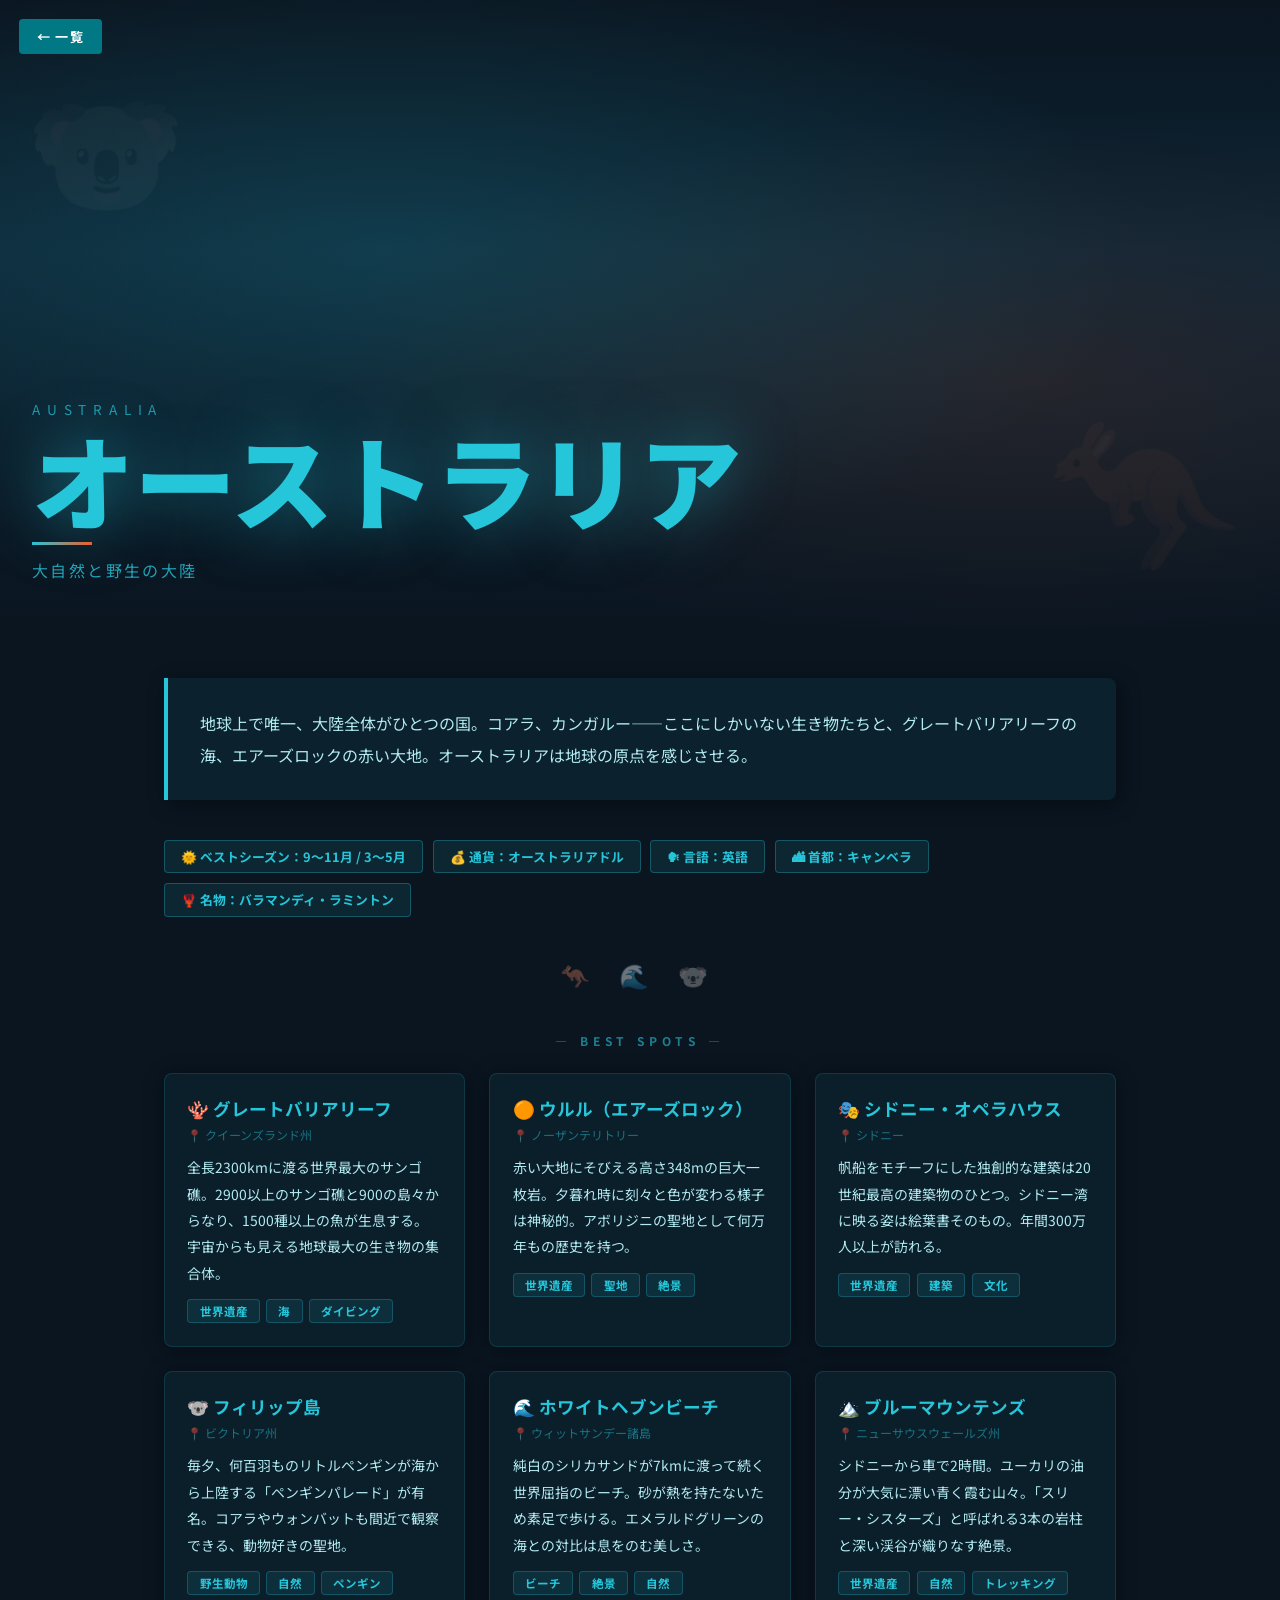
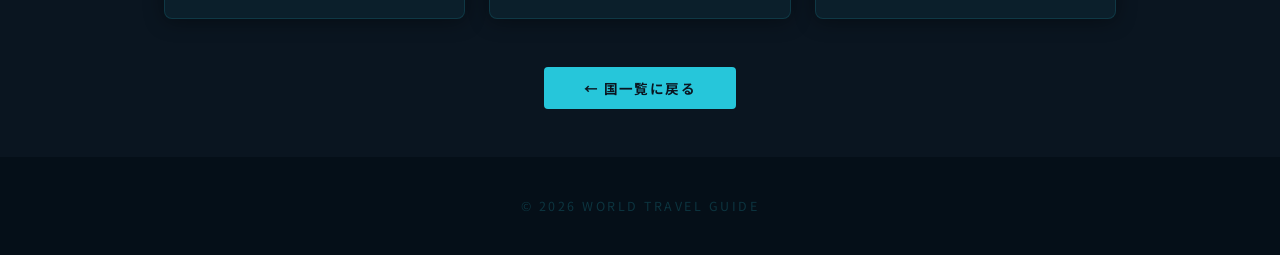
<file: australia.html>
<!DOCTYPE html>
<html lang="ja">
<head>
<meta charset="UTF-8">
<meta name="viewport" content="width=device-width, initial-scale=1.0">
<title>オーストラリア — 世界の観光地ガイド</title>
<style>
@import url('https://fonts.googleapis.com/css2?family=Noto+Sans+JP:wght@400;700&display=swap');
* { margin:0; padding:0; box-sizing:border-box; }
body { font-family:'Noto Sans JP',sans-serif; background:#0a1520; color:#e0f7fa; overflow-x:hidden; }
.back-btn { position:fixed; top:1.2rem; left:1.2rem; z-index:200; background:rgba(0,131,143,.9); color:#fff; text-decoration:none; font-size:.82rem; font-weight:700; letter-spacing:.1em; padding:.5rem 1.1rem; border-radius:4px; transition:background .3s; }
.back-btn:hover { background:#00838f; }
.hero { height:70vh; position:relative; display:flex; align-items:flex-end; padding:3rem 2rem; overflow:hidden; }
.hero-pattern { position:absolute; inset:0; background: radial-gradient(ellipse at 30% 40%, rgba(38,198,218,.15) 0%, transparent 60%), radial-gradient(ellipse at 80% 60%, rgba(255,87,34,.1) 0%, transparent 50%), linear-gradient(180deg,#0a1520 0%,#0d2535 40%,#0a1520 100%); }
.outback-deco { position:absolute; font-size:10rem; opacity:.05; pointer-events:none; animation:bounce 4s ease-in-out infinite; }
.outback-deco:nth-child(2) { bottom:5%; right:3%; }
.outback-deco:nth-child(3) { top:8%; left:2%; font-size:8rem; animation-delay:2s; }
@keyframes bounce { 0%,100%{transform:translateY(0);} 50%{transform:translateY(-10px);} }
.hero-text { position:relative; z-index:1; color:#fff; }
.hero-en { font-size:.85rem; letter-spacing:.5em; color:rgba(38,198,218,.7); margin-bottom:.5rem; }
.hero-title { font-size:clamp(3rem,8vw,7rem); font-weight:900; color:#26c6da; line-height:1; text-shadow:0 0 60px rgba(38,198,218,.5); }
.hero-sub { font-size:1rem; color:rgba(38,198,218,.8); margin-top:.8rem; letter-spacing:.15em; }
.hero-line { width:60px; height:3px; background:linear-gradient(90deg,#26c6da,#ff5722); margin:.8rem 0; }
.content { max-width:1000px; margin:0 auto; padding:3rem 1.5rem; }
.aus-divider { text-align:center; margin:2.5rem 0; color:rgba(38,198,218,.4); font-size:1.5rem; letter-spacing:.5em; }
.intro-card { background:rgba(38,198,218,.07); border-left:4px solid #26c6da; border-radius:0 8px 8px 0; padding:1.8rem 2rem; margin-bottom:2.5rem; box-shadow:4px 4px 20px rgba(0,0,0,.4); font-size:1rem; line-height:2; color:#b2ebf2; }
.info-bar { display:flex; flex-wrap:wrap; gap:.6rem; margin-bottom:2.5rem; }
.info-chip { background:rgba(38,198,218,.1); color:#26c6da; border:1px solid rgba(38,198,218,.3); padding:.4rem 1rem; border-radius:4px; font-size:.8rem; font-weight:700; }
.section-label { font-size:.75rem; font-weight:700; letter-spacing:.4em; color:rgba(38,198,218,.6); margin-bottom:1.5rem; text-align:center; }
.spots-grid { display:grid; grid-template-columns:repeat(auto-fit,minmax(280px,1fr)); gap:1.5rem; margin-bottom:3rem; }
.spot-card { background:rgba(38,198,218,.06); border-radius:8px; overflow:hidden; box-shadow:0 2px 20px rgba(0,0,0,.4); transition:transform .3s,box-shadow .3s; border-top:3px solid #26c6da; border:1px solid rgba(38,198,218,.15); }
.spot-card:hover { transform:translateY(-5px); box-shadow:0 10px 30px rgba(38,198,218,.2); }
.spot-body { padding:1.4rem; }
.spot-icon-name { font-size:1.1rem; font-weight:700; color:#26c6da; margin-bottom:.3rem; }
.spot-loc { font-size:.75rem; color:rgba(38,198,218,.5); margin-bottom:.7rem; }
.spot-desc { font-size:.87rem; line-height:1.9; color:#b2ebf2; }
.spot-tags { margin-top:.8rem; display:flex; flex-wrap:wrap; gap:.4rem; }
.tag { padding:.2rem .7rem; border-radius:4px; font-size:.72rem; font-weight:700; background:rgba(38,198,218,.1); color:#26c6da; border:1px solid rgba(38,198,218,.25); }
.back-top { text-align:center; margin-top:2rem; }
.back-top a { display:inline-block; background:#26c6da; color:#0a1520; text-decoration:none; font-size:.85rem; font-weight:700; padding:.7rem 2.5rem; border-radius:4px; letter-spacing:.1em; transition:background .3s; }
.back-top a:hover { background:#80deea; }
footer { text-align:center; padding:2.5rem; background:#050f18; color:rgba(38,198,218,.2); font-size:.78rem; letter-spacing:.2em; }
.fade-in { opacity:0; transform:translateY(25px); transition:opacity .7s,transform .7s; }
.fade-in.visible { opacity:1; transform:translateY(0); }
@media(max-width:600px){ .spots-grid{grid-template-columns:1fr;} }
</style>
</head>
<body>
<a href="index.html" class="back-btn">← 一覧</a>
<section class="hero">
  <div class="hero-pattern"></div>
  <div class="outback-deco">🦘</div>
  <div class="outback-deco">🐨</div>
  <div class="hero-text">
    <div class="hero-en">AUSTRALIA</div>
    <h1 class="hero-title">オーストラリア</h1>
    <div class="hero-line"></div>
    <p class="hero-sub">大自然と野生の大陸</p>
  </div>
</section>
<div class="content">
  <div class="intro-card fade-in">地球上で唯一、大陸全体がひとつの国。コアラ、カンガルー——ここにしかいない生き物たちと、グレートバリアリーフの海、エアーズロックの赤い大地。オーストラリアは地球の原点を感じさせる。</div>
  <div class="info-bar fade-in">
    <span class="info-chip">🌞 ベストシーズン：9〜11月 / 3〜5月</span>
    <span class="info-chip">💰 通貨：オーストラリアドル</span>
    <span class="info-chip">🗣 言語：英語</span>
    <span class="info-chip">🏙 首都：キャンベラ</span>
    <span class="info-chip">🦞 名物：バラマンディ・ラミントン</span>
  </div>
  <div class="aus-divider">🦘 🌊 🐨</div>
  <div class="section-label">— BEST SPOTS —</div>
  <div class="spots-grid">
    <div class="spot-card fade-in">
      <div class="spot-body">
        <div class="spot-icon-name">🪸 グレートバリアリーフ</div>
        <div class="spot-loc">📍 クイーンズランド州</div>
        <p class="spot-desc">全長2300kmに渡る世界最大のサンゴ礁。2900以上のサンゴ礁と900の島々からなり、1500種以上の魚が生息する。宇宙からも見える地球最大の生き物の集合体。</p>
        <div class="spot-tags"><span class="tag">世界遺産</span><span class="tag">海</span><span class="tag">ダイビング</span></div>
      </div>
    </div>
    <div class="spot-card fade-in">
      <div class="spot-body">
        <div class="spot-icon-name">🟠 ウルル（エアーズロック）</div>
        <div class="spot-loc">📍 ノーザンテリトリー</div>
        <p class="spot-desc">赤い大地にそびえる高さ348mの巨大一枚岩。夕暮れ時に刻々と色が変わる様子は神秘的。アボリジニの聖地として何万年もの歴史を持つ。</p>
        <div class="spot-tags"><span class="tag">世界遺産</span><span class="tag">聖地</span><span class="tag">絶景</span></div>
      </div>
    </div>
    <div class="spot-card fade-in">
      <div class="spot-body">
        <div class="spot-icon-name">🎭 シドニー・オペラハウス</div>
        <div class="spot-loc">📍 シドニー</div>
        <p class="spot-desc">帆船をモチーフにした独創的な建築は20世紀最高の建築物のひとつ。シドニー湾に映る姿は絵葉書そのもの。年間300万人以上が訪れる。</p>
        <div class="spot-tags"><span class="tag">世界遺産</span><span class="tag">建築</span><span class="tag">文化</span></div>
      </div>
    </div>
    <div class="spot-card fade-in">
      <div class="spot-body">
        <div class="spot-icon-name">🐨 フィリップ島</div>
        <div class="spot-loc">📍 ビクトリア州</div>
        <p class="spot-desc">毎夕、何百羽ものリトルペンギンが海から上陸する「ペンギンパレード」が有名。コアラやウォンバットも間近で観察できる、動物好きの聖地。</p>
        <div class="spot-tags"><span class="tag">野生動物</span><span class="tag">自然</span><span class="tag">ペンギン</span></div>
      </div>
    </div>
    <div class="spot-card fade-in">
      <div class="spot-body">
        <div class="spot-icon-name">🌊 ホワイトヘブンビーチ</div>
        <div class="spot-loc">📍 ウィットサンデー諸島</div>
        <p class="spot-desc">純白のシリカサンドが7kmに渡って続く世界屈指のビーチ。砂が熱を持たないため素足で歩ける。エメラルドグリーンの海との対比は息をのむ美しさ。</p>
        <div class="spot-tags"><span class="tag">ビーチ</span><span class="tag">絶景</span><span class="tag">自然</span></div>
      </div>
    </div>
    <div class="spot-card fade-in">
      <div class="spot-body">
        <div class="spot-icon-name">🏔️ ブルーマウンテンズ</div>
        <div class="spot-loc">📍 ニューサウスウェールズ州</div>
        <p class="spot-desc">シドニーから車で2時間。ユーカリの油分が大気に漂い青く霞む山々。「スリー・シスターズ」と呼ばれる3本の岩柱と深い渓谷が織りなす絶景。</p>
        <div class="spot-tags"><span class="tag">世界遺産</span><span class="tag">自然</span><span class="tag">トレッキング</span></div>
      </div>
    </div>
  </div>
  <div class="back-top"><a href="index.html">← 国一覧に戻る</a></div>
</div>
<footer>© 2026 WORLD TRAVEL GUIDE</footer>
<script>
const obs=new IntersectionObserver(e=>e.forEach(x=>{if(x.isIntersecting)x.target.classList.add('visible');}),{threshold:.1});
document.querySelectorAll('.fade-in').forEach(el=>obs.observe(el));
</script>
</body>
</html>
</file>
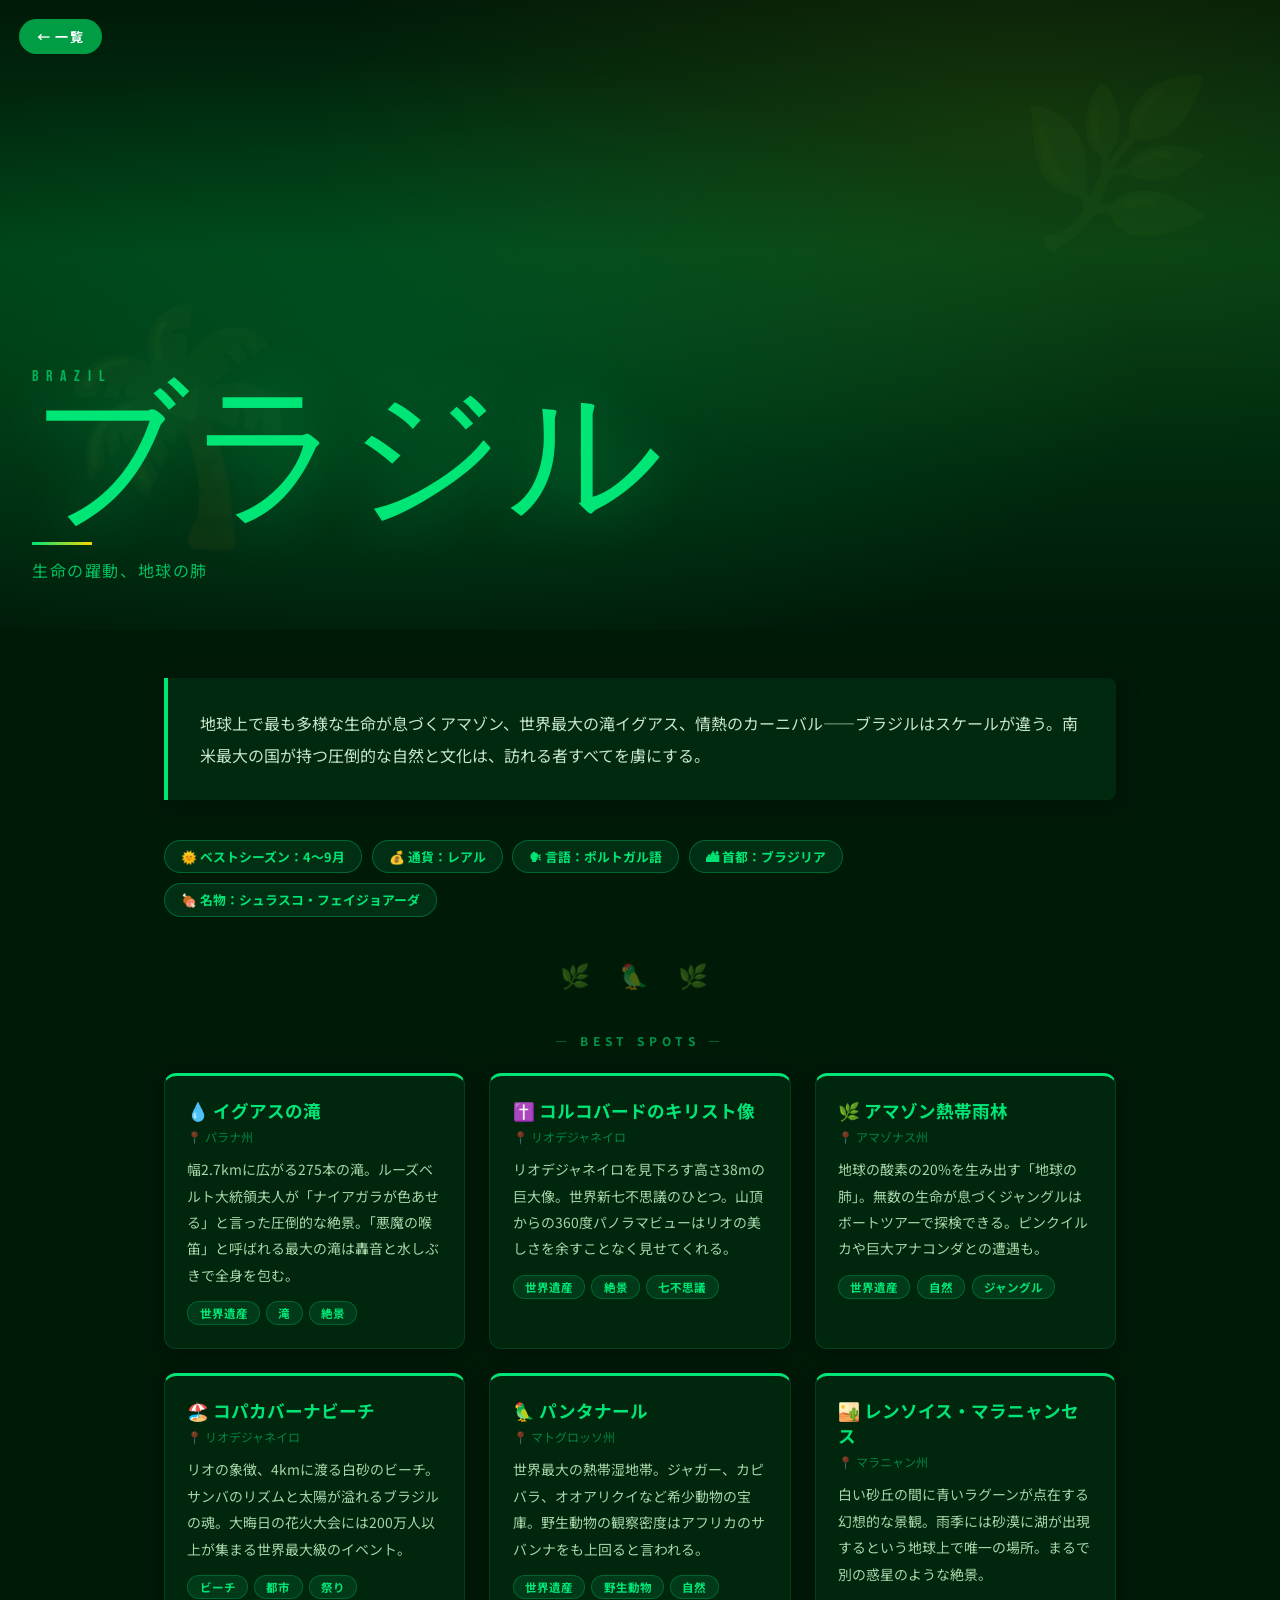
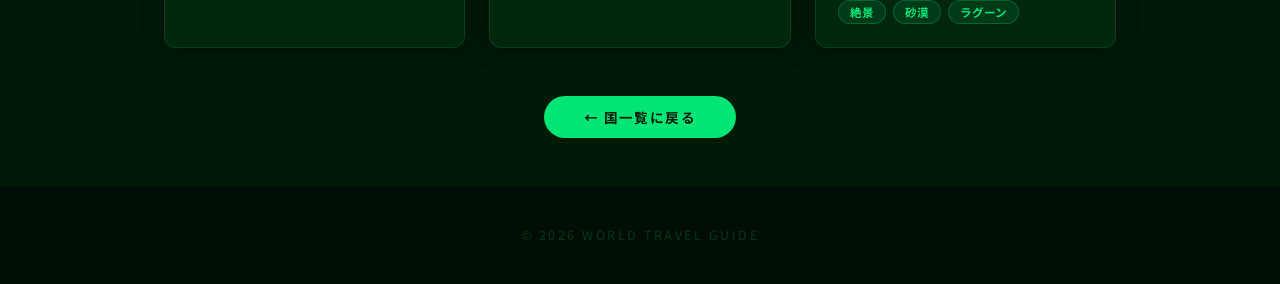
<file: brazil.html>
<!DOCTYPE html>
<html lang="ja">
<head>
<meta charset="UTF-8">
<meta name="viewport" content="width=device-width, initial-scale=1.0">
<title>ブラジル — 世界の観光地ガイド</title>
<style>
@import url('https://fonts.googleapis.com/css2?family=Bebas+Neue&family=Noto+Sans+JP:wght@400;700&display=swap');
* { margin:0; padding:0; box-sizing:border-box; }
body { font-family:'Noto Sans JP',sans-serif; background:#001a08; color:#e8f5e9; overflow-x:hidden; }

.back-btn {
  position:fixed; top:1.2rem; left:1.2rem; z-index:200;
  background:rgba(0,180,80,.85); color:#fff;
  text-decoration:none; font-size:.82rem; font-weight:700; letter-spacing:.1em;
  padding:.5rem 1.1rem; border-radius:30px; transition:background .3s;
}
.back-btn:hover { background:#00c853; }

.hero {
  height:70vh; position:relative;
  display:flex; align-items:flex-end;
  padding:3rem 2rem; overflow:hidden;
}
.hero-pattern {
  position:absolute; inset:0;
  background:
    radial-gradient(ellipse at 30% 60%, rgba(0,230,118,.15) 0%, transparent 60%),
    radial-gradient(ellipse at 80% 20%, rgba(255,215,0,.08) 0%, transparent 50%),
    linear-gradient(180deg,#001a08 0%,#003d15 40%,#001a08 100%);
}
.leaf-deco {
  position:absolute; font-size:10rem; opacity:.06;
  pointer-events:none; animation:sway 6s ease-in-out infinite;
}
.leaf-deco:nth-child(2) { top:5%; right:5%; animation-delay:0s; }
.leaf-deco:nth-child(3) { bottom:10%; left:3%; font-size:14rem; animation-delay:3s; }
@keyframes sway { 0%,100%{transform:rotate(-5deg);} 50%{transform:rotate(5deg);} }

.hero-text { position:relative; z-index:1; color:#fff; }
.hero-en { font-family:'Bebas Neue',sans-serif; font-size:1rem; letter-spacing:.5em; color:rgba(0,230,118,.7); margin-bottom:.3rem; }
.hero-title {
  font-family:'Bebas Neue',sans-serif;
  font-size:clamp(5rem,12vw,10rem); font-weight:400;
  color:#00e676; line-height:.9;
  text-shadow:0 0 60px rgba(0,230,118,.4);
}
.hero-sub { font-size:1rem; color:rgba(0,230,118,.8); margin-top:.8rem; letter-spacing:.1em; }
.hero-line { width:60px; height:3px; background:linear-gradient(90deg,#00e676,#ffd700); margin:.8rem 0; }

.content { max-width:1000px; margin:0 auto; padding:3rem 1.5rem; }

.tropical-divider { text-align:center; margin:2.5rem 0; color:rgba(0,230,118,.4); font-size:1.5rem; letter-spacing:.5em; }

.intro-card {
  background:rgba(0,230,118,.07);
  border-left:4px solid #00e676;
  border-radius:0 8px 8px 0;
  padding:1.8rem 2rem; margin-bottom:2.5rem;
  box-shadow:4px 4px 20px rgba(0,0,0,.3);
  font-size:1rem; line-height:2; color:#c8e6c9;
}

.info-bar { display:flex; flex-wrap:wrap; gap:.6rem; margin-bottom:2.5rem; }
.info-chip {
  background:rgba(0,230,118,.1); color:#00e676;
  border:1px solid rgba(0,230,118,.3);
  padding:.4rem 1rem; border-radius:30px;
  font-size:.8rem; font-weight:700;
}

.section-label { font-size:.75rem; font-weight:700; letter-spacing:.4em; color:rgba(0,230,118,.6); margin-bottom:1.5rem; text-align:center; }

.spots-grid { display:grid; grid-template-columns:repeat(auto-fit,minmax(280px,1fr)); gap:1.5rem; margin-bottom:3rem; }
.spot-card {
  background:rgba(0,230,118,.06);
  border-radius:12px; overflow:hidden;
  box-shadow:0 2px 20px rgba(0,0,0,.4);
  transition:transform .3s, box-shadow .3s;
  border:1px solid rgba(0,230,118,.15);
  border-top:3px solid #00e676;
}
.spot-card:hover { transform:translateY(-5px); box-shadow:0 10px 30px rgba(0,230,118,.2); }
.spot-body { padding:1.4rem; }
.spot-icon-name { font-size:1.1rem; font-weight:700; color:#00e676; margin-bottom:.3rem; }
.spot-loc { font-size:.75rem; color:rgba(0,230,118,.5); margin-bottom:.7rem; }
.spot-desc { font-size:.87rem; line-height:1.9; color:#a5d6a7; }
.spot-tags { margin-top:.8rem; display:flex; flex-wrap:wrap; gap:.4rem; }
.tag { padding:.2rem .7rem; border-radius:30px; font-size:.72rem; font-weight:700; background:rgba(0,230,118,.1); color:#00e676; border:1px solid rgba(0,230,118,.25); }

.back-top { text-align:center; margin-top:2rem; }
.back-top a {
  display:inline-block; background:#00e676; color:#001a08;
  text-decoration:none; font-size:.85rem; font-weight:700;
  padding:.7rem 2.5rem; border-radius:30px; letter-spacing:.1em; transition:background .3s;
}
.back-top a:hover { background:#69f0ae; }

footer { text-align:center; padding:2.5rem; background:#000d04; color:rgba(0,230,118,.2); font-size:.78rem; letter-spacing:.2em; }
.fade-in { opacity:0; transform:translateY(25px); transition:opacity .7s,transform .7s; }
.fade-in.visible { opacity:1; transform:translateY(0); }
@media(max-width:600px){ .spots-grid{grid-template-columns:1fr;} }
</style>
</head>
<body>
<a href="index.html" class="back-btn">← 一覧</a>
<section class="hero">
  <div class="hero-pattern"></div>
  <div class="leaf-deco">🌿</div>
  <div class="leaf-deco">🌴</div>
  <div class="hero-text">
    <div class="hero-en">BRAZIL</div>
    <h1 class="hero-title">ブラジル</h1>
    <div class="hero-line"></div>
    <p class="hero-sub">生命の躍動、地球の肺</p>
  </div>
</section>
<div class="content">
  <div class="intro-card fade-in">地球上で最も多様な生命が息づくアマゾン、世界最大の滝イグアス、情熱のカーニバル——ブラジルはスケールが違う。南米最大の国が持つ圧倒的な自然と文化は、訪れる者すべてを虜にする。</div>
  <div class="info-bar fade-in">
    <span class="info-chip">🌞 ベストシーズン：4〜9月</span>
    <span class="info-chip">💰 通貨：レアル</span>
    <span class="info-chip">🗣 言語：ポルトガル語</span>
    <span class="info-chip">🏙 首都：ブラジリア</span>
    <span class="info-chip">🍖 名物：シュラスコ・フェイジョアーダ</span>
  </div>
  <div class="tropical-divider">🌿 🦜 🌿</div>
  <div class="section-label">— BEST SPOTS —</div>
  <div class="spots-grid">
    <div class="spot-card fade-in"><div class="spot-body"><div class="spot-icon-name">💧 イグアスの滝</div><div class="spot-loc">📍 パラナ州</div><p class="spot-desc">幅2.7kmに広がる275本の滝。ルーズベルト大統領夫人が「ナイアガラが色あせる」と言った圧倒的な絶景。「悪魔の喉笛」と呼ばれる最大の滝は轟音と水しぶきで全身を包む。</p><div class="spot-tags"><span class="tag">世界遺産</span><span class="tag">滝</span><span class="tag">絶景</span></div></div></div>
    <div class="spot-card fade-in"><div class="spot-body"><div class="spot-icon-name">✝️ コルコバードのキリスト像</div><div class="spot-loc">📍 リオデジャネイロ</div><p class="spot-desc">リオデジャネイロを見下ろす高さ38mの巨大像。世界新七不思議のひとつ。山頂からの360度パノラマビューはリオの美しさを余すことなく見せてくれる。</p><div class="spot-tags"><span class="tag">世界遺産</span><span class="tag">絶景</span><span class="tag">七不思議</span></div></div></div>
    <div class="spot-card fade-in"><div class="spot-body"><div class="spot-icon-name">🌿 アマゾン熱帯雨林</div><div class="spot-loc">📍 アマゾナス州</div><p class="spot-desc">地球の酸素の20%を生み出す「地球の肺」。無数の生命が息づくジャングルはボートツアーで探検できる。ピンクイルカや巨大アナコンダとの遭遇も。</p><div class="spot-tags"><span class="tag">世界遺産</span><span class="tag">自然</span><span class="tag">ジャングル</span></div></div></div>
    <div class="spot-card fade-in"><div class="spot-body"><div class="spot-icon-name">🏖️ コパカバーナビーチ</div><div class="spot-loc">📍 リオデジャネイロ</div><p class="spot-desc">リオの象徴、4kmに渡る白砂のビーチ。サンバのリズムと太陽が溢れるブラジルの魂。大晦日の花火大会には200万人以上が集まる世界最大級のイベント。</p><div class="spot-tags"><span class="tag">ビーチ</span><span class="tag">都市</span><span class="tag">祭り</span></div></div></div>
    <div class="spot-card fade-in"><div class="spot-body"><div class="spot-icon-name">🦜 パンタナール</div><div class="spot-loc">📍 マトグロッソ州</div><p class="spot-desc">世界最大の熱帯湿地帯。ジャガー、カピバラ、オオアリクイなど希少動物の宝庫。野生動物の観察密度はアフリカのサバンナをも上回ると言われる。</p><div class="spot-tags"><span class="tag">世界遺産</span><span class="tag">野生動物</span><span class="tag">自然</span></div></div></div>
    <div class="spot-card fade-in"><div class="spot-body"><div class="spot-icon-name">🏜️ レンソイス・マラニャンセス</div><div class="spot-loc">📍 マラニャン州</div><p class="spot-desc">白い砂丘の間に青いラグーンが点在する幻想的な景観。雨季には砂漠に湖が出現するという地球上で唯一の場所。まるで別の惑星のような絶景。</p><div class="spot-tags"><span class="tag">絶景</span><span class="tag">砂漠</span><span class="tag">ラグーン</span></div></div></div>
  </div>
  <div class="back-top"><a href="index.html">← 国一覧に戻る</a></div>
</div>
<footer>© 2026 WORLD TRAVEL GUIDE</footer>
<script>
const obs=new IntersectionObserver(e=>e.forEach(x=>{if(x.isIntersecting)x.target.classList.add('visible');}),{threshold:.1});
document.querySelectorAll('.fade-in').forEach(el=>obs.observe(el));
</script>
</body>
</html>
</file>
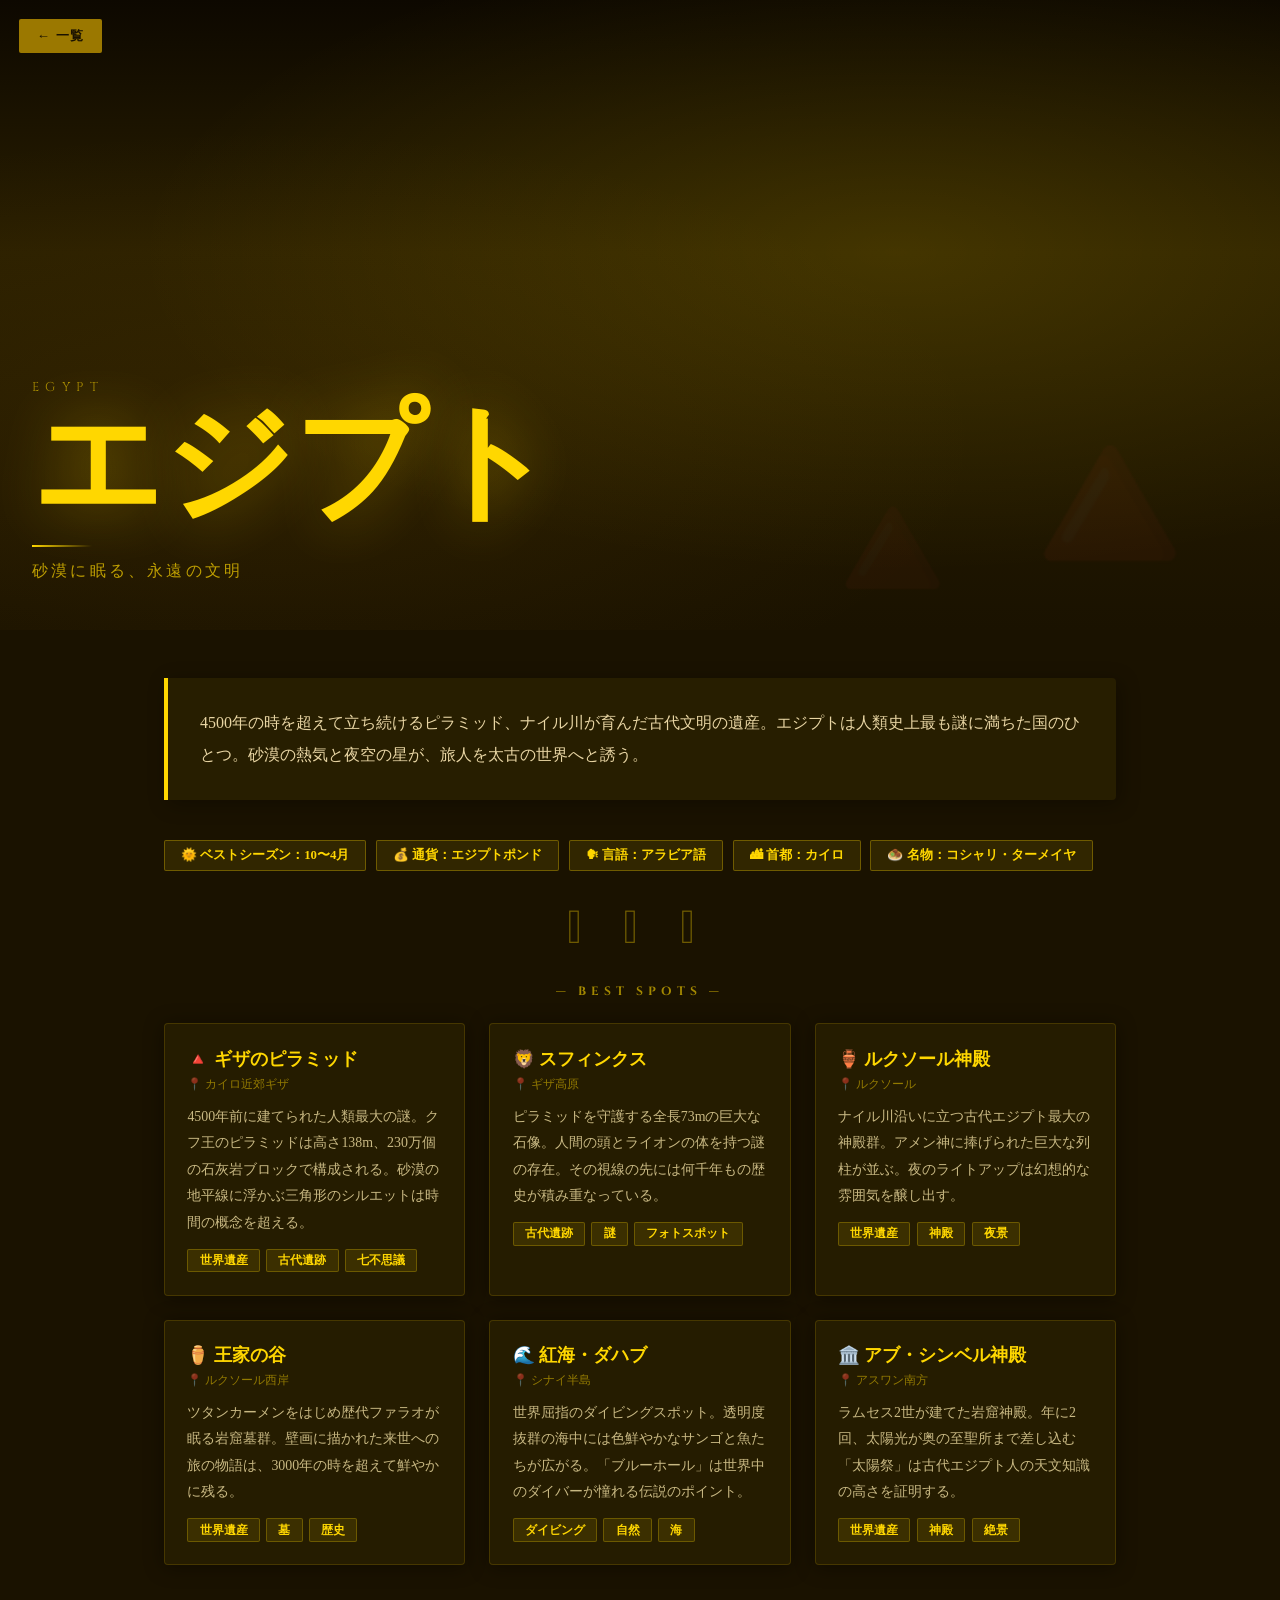
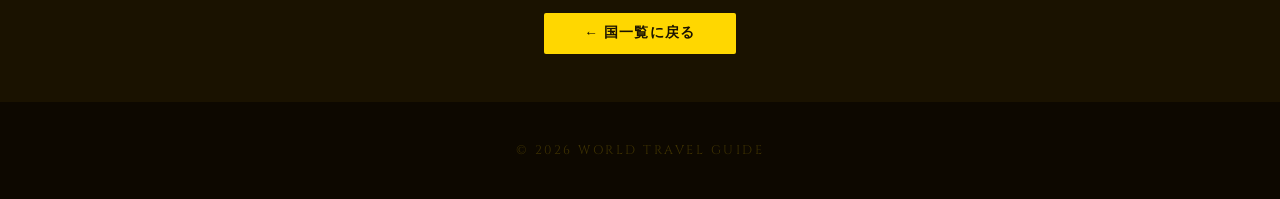
<file: egypt.html>
<!DOCTYPE html>
<html lang="ja">
<head>
<meta charset="UTF-8">
<meta name="viewport" content="width=device-width, initial-scale=1.0">
<title>エジプト — 世界の観光地ガイド</title>
<style>
@import url('https://fonts.googleapis.com/css2?family=Cinzel:wght@400;700;900&display=swap');
* { margin:0; padding:0; box-sizing:border-box; }
body { font-family:'Cinzel','Georgia',serif; background:#1a1200; color:#e8d5a3; overflow-x:hidden; }

.back-btn {
  position:fixed; top:1.2rem; left:1.2rem; z-index:200;
  background:rgba(180,140,0,.85); color:#1a1200;
  text-decoration:none; font-size:.82rem; font-weight:700; letter-spacing:.1em;
  padding:.5rem 1.1rem; border-radius:2px; transition:background .3s;
}
.back-btn:hover { background:#ffd700; }

.hero {
  height:70vh; position:relative;
  display:flex; align-items:flex-end;
  padding:3rem 2rem; overflow:hidden;
}
.hero-pattern {
  position:absolute; inset:0;
  background:
    radial-gradient(ellipse at 70% 40%, rgba(255,215,0,.12) 0%, transparent 60%),
    radial-gradient(ellipse at 20% 70%, rgba(180,120,0,.1) 0%, transparent 50%),
    linear-gradient(180deg,#0d0800 0%,#2a1f00 40%,#1a1200 100%);
}
.pyramid-deco {
  position:absolute; font-size:14rem; opacity:.05;
  pointer-events:none;
}
.pyramid-deco:nth-child(2) { bottom:-2rem; right:2rem; }
.pyramid-deco:nth-child(3) { bottom:-2rem; right:18rem; font-size:10rem; opacity:.04; }

.hero-text { position:relative; z-index:1; color:#e8d5a3; }
.hero-en { font-size:.8rem; letter-spacing:.5em; color:rgba(255,215,0,.6); margin-bottom:.5rem; }
.hero-title {
  font-size:clamp(4rem,10vw,8rem); font-weight:900;
  color:#ffd700; line-height:1;
  text-shadow:0 0 60px rgba(255,215,0,.4);
}
.hero-sub { font-size:1rem; color:rgba(255,215,0,.7); margin-top:.8rem; letter-spacing:.2em; }
.hero-line { width:60px; height:2px; background:linear-gradient(90deg,#ffd700,transparent); margin:.8rem 0; }

.content { max-width:1000px; margin:0 auto; padding:3rem 1.5rem; }

.hieroglyph-divider {
  text-align:center; margin:2.5rem 0;
  color:rgba(255,215,0,.4); font-size:1.5rem; letter-spacing:.8em;
}

.intro-card {
  background:rgba(255,215,0,.06);
  border-left:4px solid #ffd700;
  border-radius:0 4px 4px 0;
  padding:1.8rem 2rem; margin-bottom:2.5rem;
  box-shadow:4px 4px 20px rgba(0,0,0,.3);
  font-size:1rem; line-height:2; color:#e8d5a3;
  font-family:'Georgia',serif;
}

.info-bar { display:flex; flex-wrap:wrap; gap:.6rem; margin-bottom:2.5rem; }
.info-chip {
  background:rgba(255,215,0,.1); color:#ffd700;
  border:1px solid rgba(255,215,0,.3);
  padding:.4rem 1rem; border-radius:2px;
  font-size:.8rem; font-weight:700; font-family:'Georgia',serif;
}

.section-label {
  font-size:.75rem; font-weight:700;
  letter-spacing:.4em; color:rgba(255,215,0,.6);
  margin-bottom:1.5rem; text-align:center;
}

.spots-grid {
  display:grid;
  grid-template-columns:repeat(auto-fit,minmax(280px,1fr));
  gap:1.5rem; margin-bottom:3rem;
}
.spot-card {
  background:rgba(255,215,0,.05);
  border-radius:4px; overflow:hidden;
  box-shadow:0 2px 20px rgba(0,0,0,.4);
  transition:transform .3s, box-shadow .3s;
  border-top:3px solid #ffd700;
  border:1px solid rgba(255,215,0,.15);
}
.spot-card:hover { transform:translateY(-5px); box-shadow:0 10px 30px rgba(255,215,0,.15); }
.spot-body { padding:1.4rem; }
.spot-icon-name { font-size:1.1rem; font-weight:700; color:#ffd700; margin-bottom:.3rem; font-family:'Georgia',serif; }
.spot-loc { font-size:.75rem; color:rgba(255,215,0,.5); margin-bottom:.7rem; }
.spot-desc { font-size:.87rem; line-height:1.9; color:#c8b882; font-family:'Georgia',serif; }
.spot-tags { margin-top:.8rem; display:flex; flex-wrap:wrap; gap:.4rem; }
.tag {
  padding:.2rem .7rem; border-radius:2px;
  font-size:.72rem; font-weight:700;
  background:rgba(255,215,0,.1); color:#ffd700;
  border:1px solid rgba(255,215,0,.25);
}

.back-top { text-align:center; margin-top:2rem; }
.back-top a {
  display:inline-block;
  background:#ffd700; color:#1a1200;
  text-decoration:none; font-size:.85rem; font-weight:700;
  padding:.7rem 2.5rem; border-radius:2px; letter-spacing:.1em;
  transition:background .3s;
}
.back-top a:hover { background:#ffec6e; }

footer { text-align:center; padding:2.5rem; background:#0d0800; color:rgba(255,215,0,.2); font-size:.78rem; letter-spacing:.2em; }
.fade-in { opacity:0; transform:translateY(25px); transition:opacity .7s,transform .7s; }
.fade-in.visible { opacity:1; transform:translateY(0); }
@media(max-width:600px){ .spots-grid{grid-template-columns:1fr;} }
</style>
</head>
<body>
<a href="index.html" class="back-btn">← 一覧</a>
<section class="hero">
  <div class="hero-pattern"></div>
  <div class="pyramid-deco">🔺</div>
  <div class="pyramid-deco">🔺</div>
  <div class="hero-text">
    <div class="hero-en">EGYPT</div>
    <h1 class="hero-title">エジプト</h1>
    <div class="hero-line"></div>
    <p class="hero-sub">砂漠に眠る、永遠の文明</p>
  </div>
</section>
<div class="content">
  <div class="intro-card fade-in">4500年の時を超えて立ち続けるピラミッド、ナイル川が育んだ古代文明の遺産。エジプトは人類史上最も謎に満ちた国のひとつ。砂漠の熱気と夜空の星が、旅人を太古の世界へと誘う。</div>
  <div class="info-bar fade-in">
    <span class="info-chip">🌞 ベストシーズン：10〜4月</span>
    <span class="info-chip">💰 通貨：エジプトポンド</span>
    <span class="info-chip">🗣 言語：アラビア語</span>
    <span class="info-chip">🏙 首都：カイロ</span>
    <span class="info-chip">🧆 名物：コシャリ・ターメイヤ</span>
  </div>
  <div class="hieroglyph-divider">𓂀 𓃭 𓆣</div>
  <div class="section-label">— BEST SPOTS —</div>
  <div class="spots-grid">
    <div class="spot-card fade-in">
      <div class="spot-body">
        <div class="spot-icon-name">🔺 ギザのピラミッド</div>
        <div class="spot-loc">📍 カイロ近郊ギザ</div>
        <p class="spot-desc">4500年前に建てられた人類最大の謎。クフ王のピラミッドは高さ138m、230万個の石灰岩ブロックで構成される。砂漠の地平線に浮かぶ三角形のシルエットは時間の概念を超える。</p>
        <div class="spot-tags"><span class="tag">世界遺産</span><span class="tag">古代遺跡</span><span class="tag">七不思議</span></div>
      </div>
    </div>
    <div class="spot-card fade-in">
      <div class="spot-body">
        <div class="spot-icon-name">🦁 スフィンクス</div>
        <div class="spot-loc">📍 ギザ高原</div>
        <p class="spot-desc">ピラミッドを守護する全長73mの巨大な石像。人間の頭とライオンの体を持つ謎の存在。その視線の先には何千年もの歴史が積み重なっている。</p>
        <div class="spot-tags"><span class="tag">古代遺跡</span><span class="tag">謎</span><span class="tag">フォトスポット</span></div>
      </div>
    </div>
    <div class="spot-card fade-in">
      <div class="spot-body">
        <div class="spot-icon-name">🏺 ルクソール神殿</div>
        <div class="spot-loc">📍 ルクソール</div>
        <p class="spot-desc">ナイル川沿いに立つ古代エジプト最大の神殿群。アメン神に捧げられた巨大な列柱が並ぶ。夜のライトアップは幻想的な雰囲気を醸し出す。</p>
        <div class="spot-tags"><span class="tag">世界遺産</span><span class="tag">神殿</span><span class="tag">夜景</span></div>
      </div>
    </div>
    <div class="spot-card fade-in">
      <div class="spot-body">
        <div class="spot-icon-name">⚱️ 王家の谷</div>
        <div class="spot-loc">📍 ルクソール西岸</div>
        <p class="spot-desc">ツタンカーメンをはじめ歴代ファラオが眠る岩窟墓群。壁画に描かれた来世への旅の物語は、3000年の時を超えて鮮やかに残る。</p>
        <div class="spot-tags"><span class="tag">世界遺産</span><span class="tag">墓</span><span class="tag">歴史</span></div>
      </div>
    </div>
    <div class="spot-card fade-in">
      <div class="spot-body">
        <div class="spot-icon-name">🌊 紅海・ダハブ</div>
        <div class="spot-loc">📍 シナイ半島</div>
        <p class="spot-desc">世界屈指のダイビングスポット。透明度抜群の海中には色鮮やかなサンゴと魚たちが広がる。「ブルーホール」は世界中のダイバーが憧れる伝説のポイント。</p>
        <div class="spot-tags"><span class="tag">ダイビング</span><span class="tag">自然</span><span class="tag">海</span></div>
      </div>
    </div>
    <div class="spot-card fade-in">
      <div class="spot-body">
        <div class="spot-icon-name">🏛️ アブ・シンベル神殿</div>
        <div class="spot-loc">📍 アスワン南方</div>
        <p class="spot-desc">ラムセス2世が建てた岩窟神殿。年に2回、太陽光が奥の至聖所まで差し込む「太陽祭」は古代エジプト人の天文知識の高さを証明する。</p>
        <div class="spot-tags"><span class="tag">世界遺産</span><span class="tag">神殿</span><span class="tag">絶景</span></div>
      </div>
    </div>
  </div>
  <div class="back-top"><a href="index.html">← 国一覧に戻る</a></div>
</div>
<footer>© 2026 WORLD TRAVEL GUIDE</footer>
<script>
const obs=new IntersectionObserver(e=>e.forEach(x=>{if(x.isIntersecting)x.target.classList.add('visible');}),{threshold:.1});
document.querySelectorAll('.fade-in').forEach(el=>obs.observe(el));
</script>
</body>
</html>
</file>
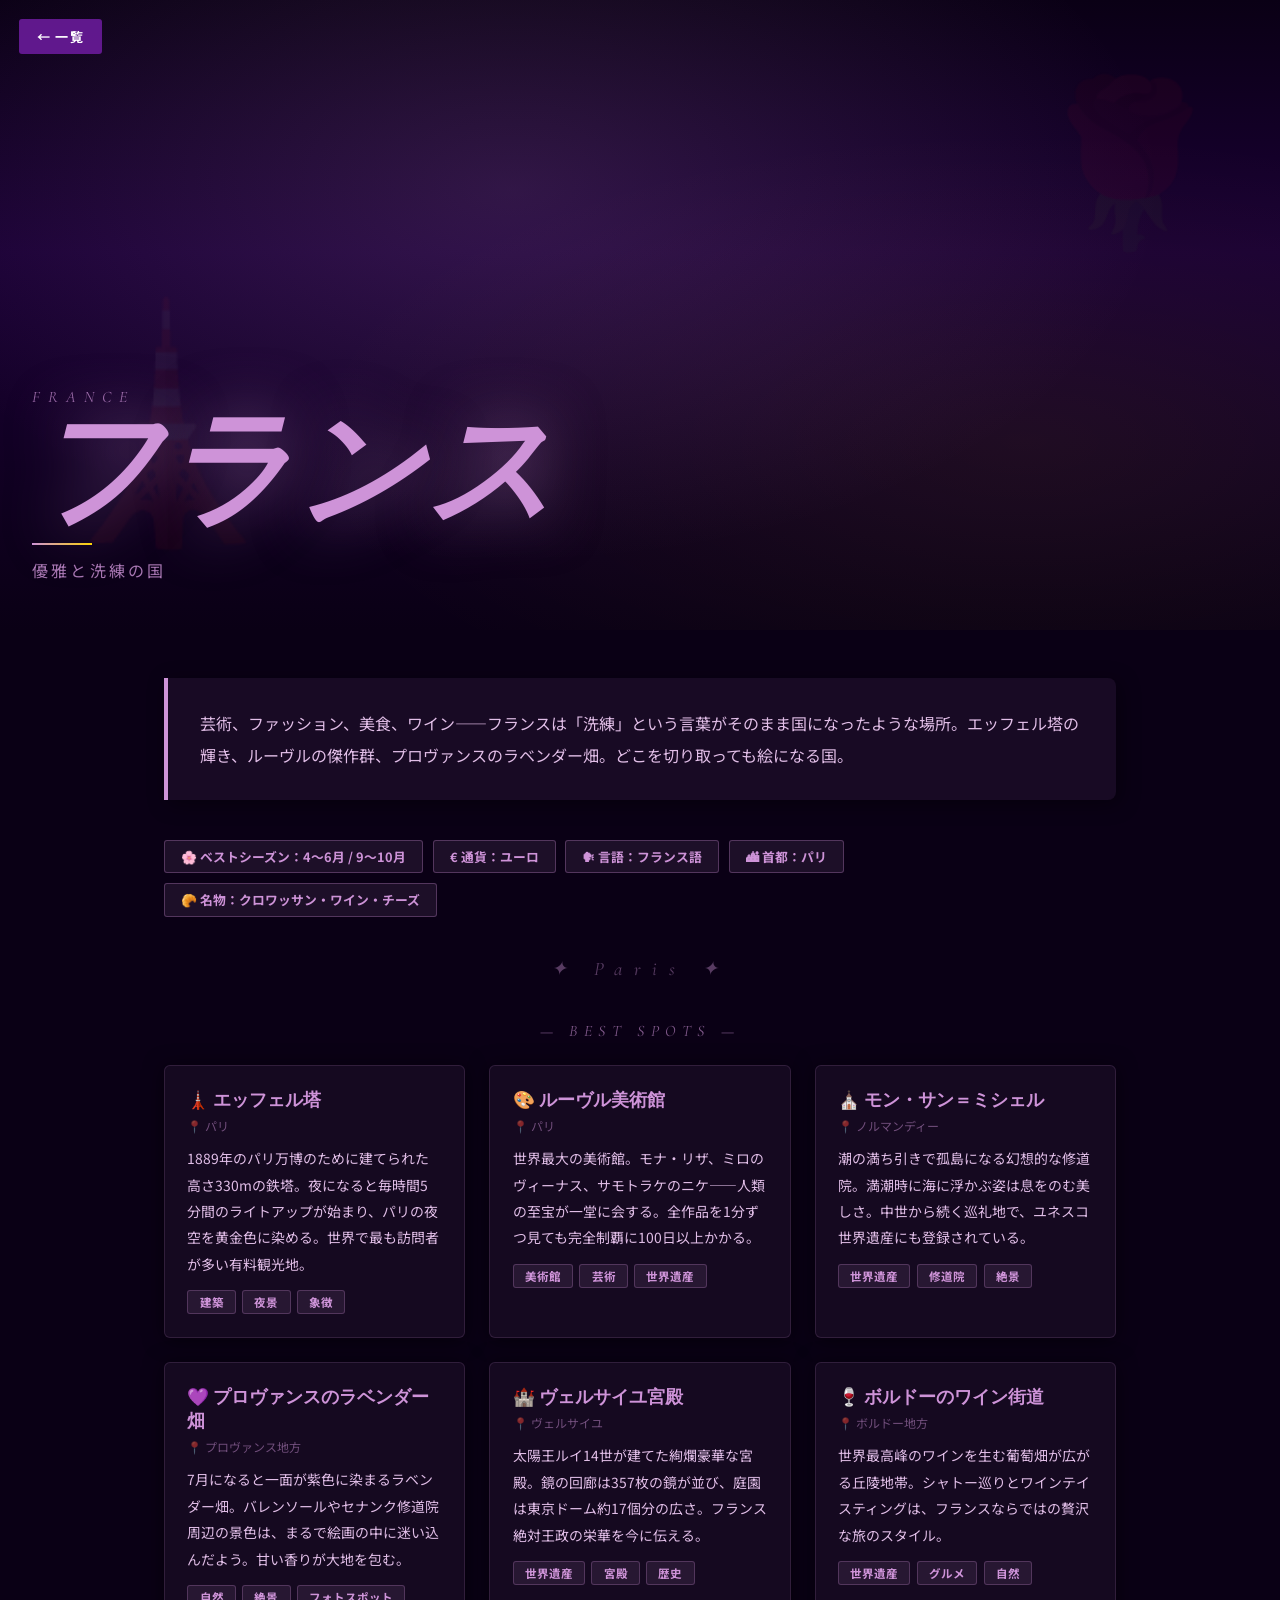
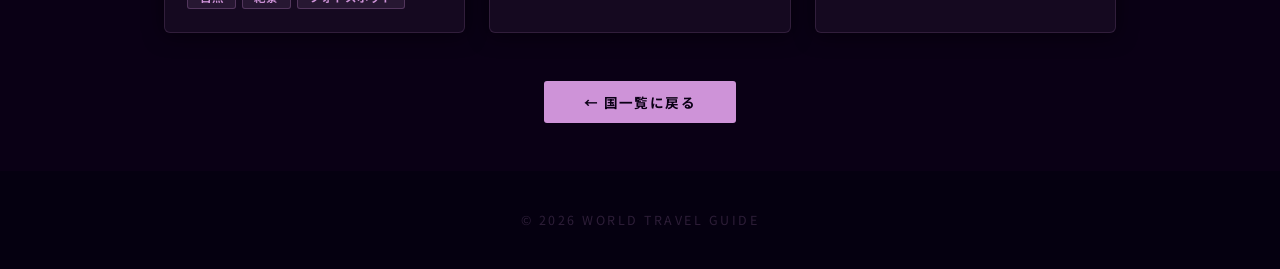
<file: france.html>
<!DOCTYPE html>
<html lang="ja">
<head>
<meta charset="UTF-8">
<meta name="viewport" content="width=device-width, initial-scale=1.0">
<title>フランス — 世界の観光地ガイド</title>
<style>
@import url('https://fonts.googleapis.com/css2?family=Cormorant+Garamond:ital,wght@0,600;0,700;1,600&family=Noto+Sans+JP:wght@400;700&display=swap');
* { margin:0; padding:0; box-sizing:border-box; }
body { font-family:'Noto Sans JP',sans-serif; background:#0a0015; color:#f3e5f5; overflow-x:hidden; }
.back-btn { position:fixed; top:1.2rem; left:1.2rem; z-index:200; background:rgba(106,27,154,.9); color:#fff; text-decoration:none; font-size:.82rem; font-weight:700; letter-spacing:.1em; padding:.5rem 1.1rem; border-radius:3px; transition:background .3s; }
.back-btn:hover { background:#7b1fa2; }
.hero { height:70vh; position:relative; display:flex; align-items:flex-end; padding:3rem 2rem; overflow:hidden; }
.hero-pattern { position:absolute; inset:0; background: radial-gradient(ellipse at 40% 30%, rgba(206,147,216,.15) 0%, transparent 60%), radial-gradient(ellipse at 80% 70%, rgba(255,215,0,.06) 0%, transparent 50%), linear-gradient(180deg,#0a0015 0%,#1a0035 40%,#0a0015 100%); }
.rose-deco { position:absolute; font-size:10rem; opacity:.05; pointer-events:none; animation:float 8s ease-in-out infinite; }
.rose-deco:nth-child(2) { top:5%; right:4%; }
.rose-deco:nth-child(3) { bottom:10%; left:2%; font-size:14rem; animation-delay:4s; }
@keyframes float { 0%,100%{transform:translateY(0) rotate(-5deg);} 50%{transform:translateY(-15px) rotate(5deg);} }
.hero-text { position:relative; z-index:1; color:#fff; }
.hero-en { font-family:'Cormorant Garamond',serif; font-size:1rem; letter-spacing:.5em; color:rgba(206,147,216,.7); margin-bottom:.5rem; font-style:italic; }
.hero-title { font-family:'Cormorant Garamond',serif; font-size:clamp(4rem,10vw,9rem); font-weight:700; color:#ce93d8; line-height:.9; text-shadow:0 0 60px rgba(206,147,216,.5); font-style:italic; }
.hero-sub { font-size:1rem; color:rgba(206,147,216,.8); margin-top:.8rem; letter-spacing:.2em; }
.hero-line { width:60px; height:2px; background:linear-gradient(90deg,#ce93d8,#ffd700); margin:.8rem 0; }
.content { max-width:1000px; margin:0 auto; padding:3rem 1.5rem; }
.paris-divider { text-align:center; margin:2.5rem 0; color:rgba(206,147,216,.4); font-size:1.2rem; letter-spacing:.6em; font-family:'Cormorant Garamond',serif; font-style:italic; }
.intro-card { background:rgba(206,147,216,.07); border-left:4px solid #ce93d8; border-radius:0 8px 8px 0; padding:1.8rem 2rem; margin-bottom:2.5rem; box-shadow:4px 4px 20px rgba(0,0,0,.4); font-size:1rem; line-height:2; color:#e1bee7; }
.info-bar { display:flex; flex-wrap:wrap; gap:.6rem; margin-bottom:2.5rem; }
.info-chip { background:rgba(206,147,216,.1); color:#ce93d8; border:1px solid rgba(206,147,216,.3); padding:.4rem 1rem; border-radius:3px; font-size:.8rem; font-weight:700; }
.section-label { font-family:'Cormorant Garamond',serif; font-size:1rem; letter-spacing:.4em; color:rgba(206,147,216,.6); margin-bottom:1.5rem; text-align:center; font-style:italic; }
.spots-grid { display:grid; grid-template-columns:repeat(auto-fit,minmax(280px,1fr)); gap:1.5rem; margin-bottom:3rem; }
.spot-card { background:rgba(206,147,216,.06); border-radius:6px; overflow:hidden; box-shadow:0 2px 20px rgba(0,0,0,.5); transition:transform .3s,box-shadow .3s; border-top:3px solid #ce93d8; border:1px solid rgba(206,147,216,.15); }
.spot-card:hover { transform:translateY(-5px); box-shadow:0 10px 30px rgba(206,147,216,.2); }
.spot-body { padding:1.4rem; }
.spot-icon-name { font-size:1.1rem; font-weight:700; color:#ce93d8; margin-bottom:.3rem; font-family:'Cormorant Garamond',serif; }
.spot-loc { font-size:.75rem; color:rgba(206,147,216,.5); margin-bottom:.7rem; }
.spot-desc { font-size:.87rem; line-height:1.9; color:#e1bee7; }
.spot-tags { margin-top:.8rem; display:flex; flex-wrap:wrap; gap:.4rem; }
.tag { padding:.2rem .7rem; border-radius:3px; font-size:.72rem; font-weight:700; background:rgba(206,147,216,.1); color:#ce93d8; border:1px solid rgba(206,147,216,.25); }
.back-top { text-align:center; margin-top:2rem; }
.back-top a { display:inline-block; background:#ce93d8; color:#0a0015; text-decoration:none; font-size:.85rem; font-weight:700; padding:.7rem 2.5rem; border-radius:3px; letter-spacing:.1em; transition:background .3s; }
.back-top a:hover { background:#e1bee7; }
footer { text-align:center; padding:2.5rem; background:#050010; color:rgba(206,147,216,.2); font-size:.78rem; letter-spacing:.2em; }
.fade-in { opacity:0; transform:translateY(25px); transition:opacity .7s,transform .7s; }
.fade-in.visible { opacity:1; transform:translateY(0); }
@media(max-width:600px){ .spots-grid{grid-template-columns:1fr;} }
</style>
</head>
<body>
<a href="index.html" class="back-btn">← 一覧</a>
<section class="hero">
  <div class="hero-pattern"></div>
  <div class="rose-deco">🌹</div>
  <div class="rose-deco">🗼</div>
  <div class="hero-text">
    <div class="hero-en">FRANCE</div>
    <h1 class="hero-title">フランス</h1>
    <div class="hero-line"></div>
    <p class="hero-sub">優雅と洗練の国</p>
  </div>
</section>
<div class="content">
  <div class="intro-card fade-in">芸術、ファッション、美食、ワイン——フランスは「洗練」という言葉がそのまま国になったような場所。エッフェル塔の輝き、ルーヴルの傑作群、プロヴァンスのラベンダー畑。どこを切り取っても絵になる国。</div>
  <div class="info-bar fade-in">
    <span class="info-chip">🌸 ベストシーズン：4〜6月 / 9〜10月</span>
    <span class="info-chip">€ 通貨：ユーロ</span>
    <span class="info-chip">🗣 言語：フランス語</span>
    <span class="info-chip">🏙 首都：パリ</span>
    <span class="info-chip">🥐 名物：クロワッサン・ワイン・チーズ</span>
  </div>
  <div class="paris-divider">✦ Paris ✦</div>
  <div class="section-label">— BEST SPOTS —</div>
  <div class="spots-grid">
    <div class="spot-card fade-in"><div class="spot-body"><div class="spot-icon-name">🗼 エッフェル塔</div><div class="spot-loc">📍 パリ</div><p class="spot-desc">1889年のパリ万博のために建てられた高さ330mの鉄塔。夜になると毎時間5分間のライトアップが始まり、パリの夜空を黄金色に染める。世界で最も訪問者が多い有料観光地。</p><div class="spot-tags"><span class="tag">建築</span><span class="tag">夜景</span><span class="tag">象徴</span></div></div></div>
    <div class="spot-card fade-in"><div class="spot-body"><div class="spot-icon-name">🎨 ルーヴル美術館</div><div class="spot-loc">📍 パリ</div><p class="spot-desc">世界最大の美術館。モナ・リザ、ミロのヴィーナス、サモトラケのニケ——人類の至宝が一堂に会する。全作品を1分ずつ見ても完全制覇に100日以上かかる。</p><div class="spot-tags"><span class="tag">美術館</span><span class="tag">芸術</span><span class="tag">世界遺産</span></div></div></div>
    <div class="spot-card fade-in"><div class="spot-body"><div class="spot-icon-name">⛪ モン・サン＝ミシェル</div><div class="spot-loc">📍 ノルマンディー</div><p class="spot-desc">潮の満ち引きで孤島になる幻想的な修道院。満潮時に海に浮かぶ姿は息をのむ美しさ。中世から続く巡礼地で、ユネスコ世界遺産にも登録されている。</p><div class="spot-tags"><span class="tag">世界遺産</span><span class="tag">修道院</span><span class="tag">絶景</span></div></div></div>
    <div class="spot-card fade-in"><div class="spot-body"><div class="spot-icon-name">💜 プロヴァンスのラベンダー畑</div><div class="spot-loc">📍 プロヴァンス地方</div><p class="spot-desc">7月になると一面が紫色に染まるラベンダー畑。バレンソールやセナンク修道院周辺の景色は、まるで絵画の中に迷い込んだよう。甘い香りが大地を包む。</p><div class="spot-tags"><span class="tag">自然</span><span class="tag">絶景</span><span class="tag">フォトスポット</span></div></div></div>
    <div class="spot-card fade-in"><div class="spot-body"><div class="spot-icon-name">🏰 ヴェルサイユ宮殿</div><div class="spot-loc">📍 ヴェルサイユ</div><p class="spot-desc">太陽王ルイ14世が建てた絢爛豪華な宮殿。鏡の回廊は357枚の鏡が並び、庭園は東京ドーム約17個分の広さ。フランス絶対王政の栄華を今に伝える。</p><div class="spot-tags"><span class="tag">世界遺産</span><span class="tag">宮殿</span><span class="tag">歴史</span></div></div></div>
    <div class="spot-card fade-in"><div class="spot-body"><div class="spot-icon-name">🍷 ボルドーのワイン街道</div><div class="spot-loc">📍 ボルドー地方</div><p class="spot-desc">世界最高峰のワインを生む葡萄畑が広がる丘陵地帯。シャトー巡りとワインテイスティングは、フランスならではの贅沢な旅のスタイル。</p><div class="spot-tags"><span class="tag">世界遺産</span><span class="tag">グルメ</span><span class="tag">自然</span></div></div></div>
  </div>
  <div class="back-top"><a href="index.html">← 国一覧に戻る</a></div>
</div>
<footer>© 2026 WORLD TRAVEL GUIDE</footer>
<script>
const obs=new IntersectionObserver(e=>e.forEach(x=>{if(x.isIntersecting)x.target.classList.add('visible');}),{threshold:.1});
document.querySelectorAll('.fade-in').forEach(el=>obs.observe(el));
</script>
</body>
</html>
</file>
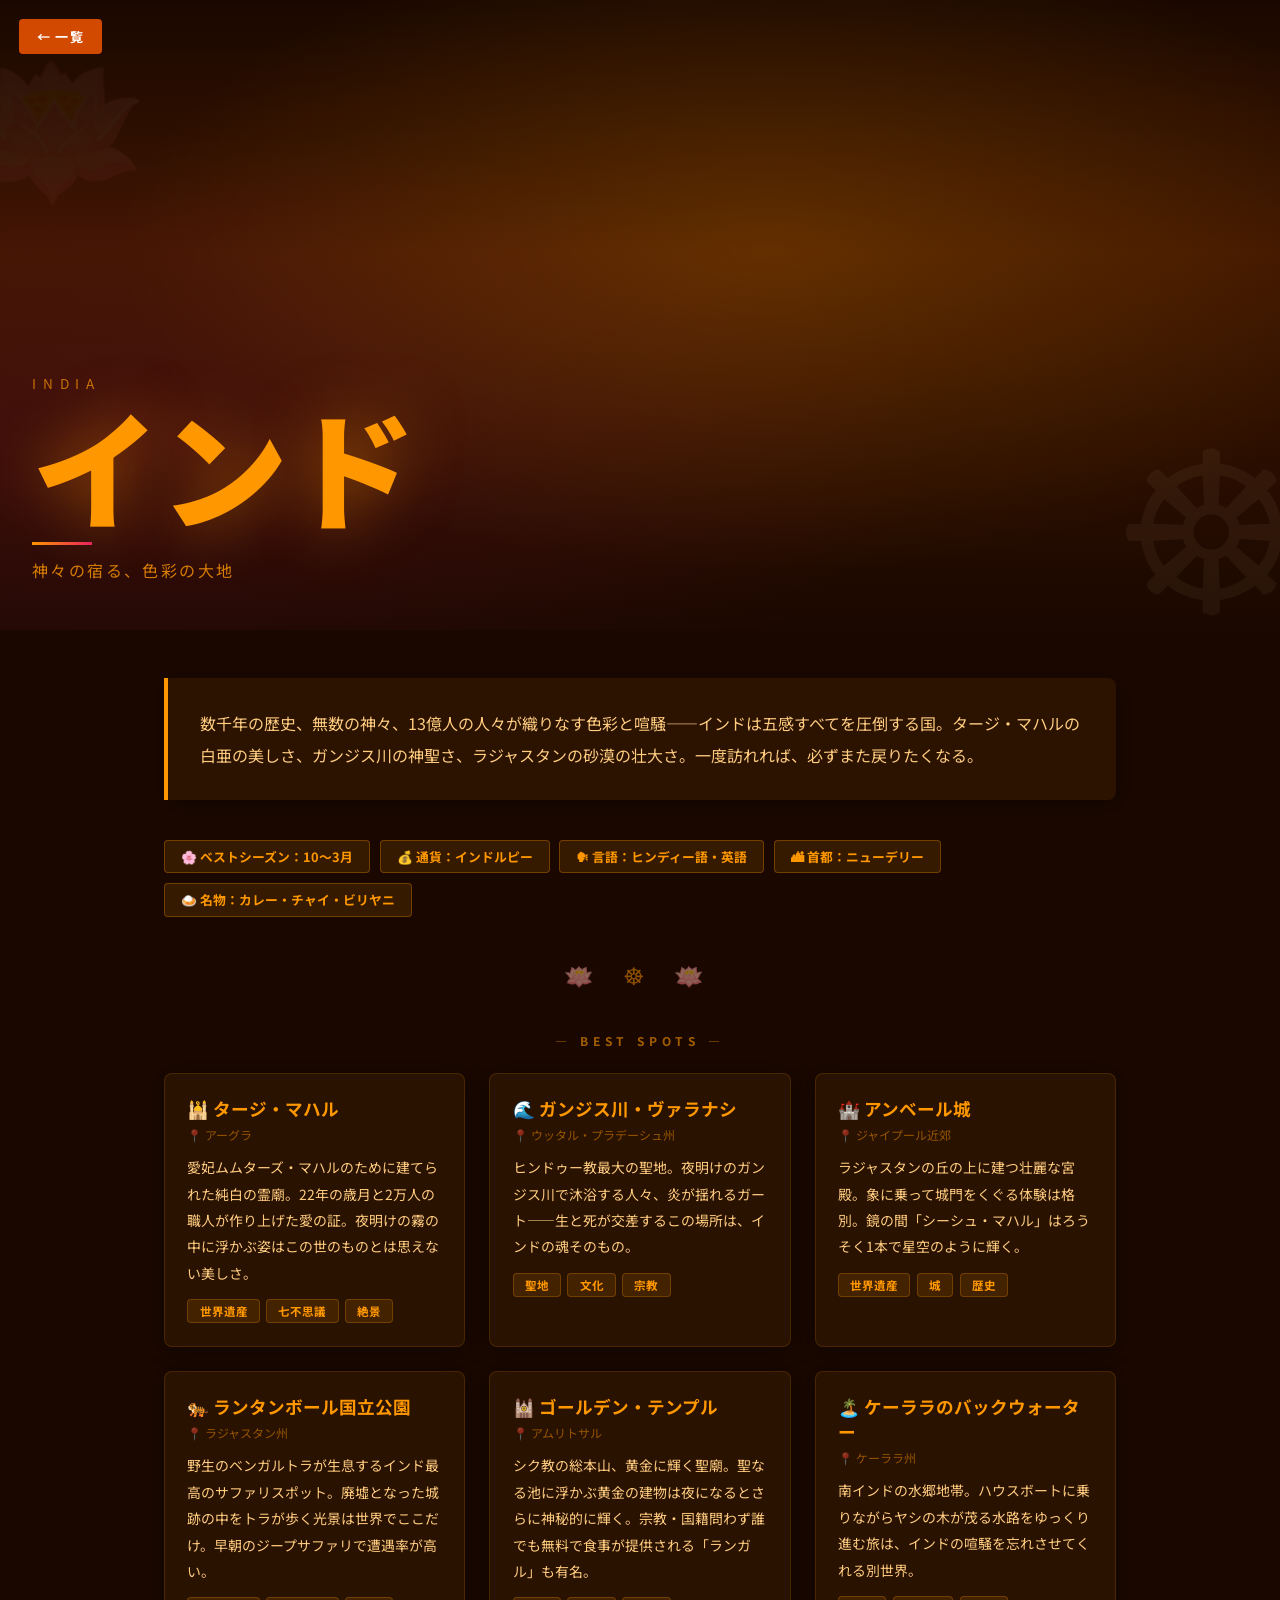
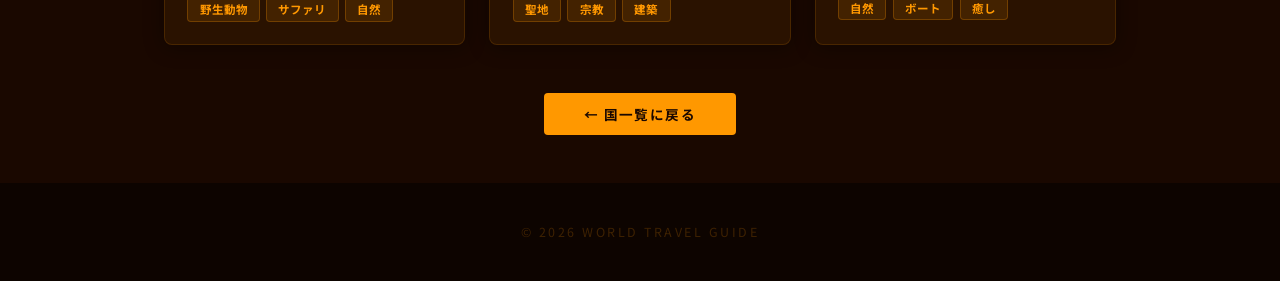
<file: india.html>
<!DOCTYPE html>
<html lang="ja">
<head>
<meta charset="UTF-8">
<meta name="viewport" content="width=device-width, initial-scale=1.0">
<title>インド — 世界の観光地ガイド</title>
<style>
@import url('https://fonts.googleapis.com/css2?family=Noto+Sans+JP:wght@400;700&display=swap');
* { margin:0; padding:0; box-sizing:border-box; }
body { font-family:'Noto Sans JP',sans-serif; background:#1a0800; color:#ffe0b2; overflow-x:hidden; }
.back-btn { position:fixed; top:1.2rem; left:1.2rem; z-index:200; background:rgba(230,81,0,.9); color:#fff; text-decoration:none; font-size:.82rem; font-weight:700; letter-spacing:.1em; padding:.5rem 1.1rem; border-radius:4px; transition:background .3s; }
.back-btn:hover { background:#ff6d00; }
.hero { height:70vh; position:relative; display:flex; align-items:flex-end; padding:3rem 2rem; overflow:hidden; }
.hero-pattern { position:absolute; inset:0; background: radial-gradient(ellipse at 60% 40%, rgba(255,152,0,.2) 0%, transparent 60%), radial-gradient(ellipse at 10% 70%, rgba(233,30,99,.12) 0%, transparent 50%), linear-gradient(180deg,#1a0800 0%,#3d1500 40%,#1a0800 100%); }
.mandala-deco { position:absolute; font-size:14rem; opacity:.05; pointer-events:none; animation:spin 30s linear infinite; }
.mandala-deco:nth-child(2) { bottom:-3rem; right:-2rem; }
.mandala-deco:nth-child(3) { top:0; left:-3rem; font-size:10rem; animation-direction:reverse; }
@keyframes spin { from{transform:rotate(0deg);} to{transform:rotate(360deg);} }
.hero-text { position:relative; z-index:1; color:#fff; }
.hero-en { font-size:.85rem; letter-spacing:.5em; color:rgba(255,152,0,.7); margin-bottom:.5rem; }
.hero-title { font-size:clamp(4rem,10vw,8rem); font-weight:900; color:#ff9800; line-height:1; text-shadow:0 0 60px rgba(255,152,0,.5); }
.hero-sub { font-size:1rem; color:rgba(255,152,0,.8); margin-top:.8rem; letter-spacing:.15em; }
.hero-line { width:60px; height:3px; background:linear-gradient(90deg,#ff9800,#e91e63); margin:.8rem 0; }
.content { max-width:1000px; margin:0 auto; padding:3rem 1.5rem; }
.india-divider { text-align:center; margin:2.5rem 0; color:rgba(255,152,0,.5); font-size:1.5rem; letter-spacing:.5em; }
.intro-card { background:rgba(255,152,0,.08); border-left:4px solid #ff9800; border-radius:0 8px 8px 0; padding:1.8rem 2rem; margin-bottom:2.5rem; box-shadow:4px 4px 20px rgba(0,0,0,.3); font-size:1rem; line-height:2; color:#ffcc80; }
.info-bar { display:flex; flex-wrap:wrap; gap:.6rem; margin-bottom:2.5rem; }
.info-chip { background:rgba(255,152,0,.12); color:#ff9800; border:1px solid rgba(255,152,0,.3); padding:.4rem 1rem; border-radius:4px; font-size:.8rem; font-weight:700; }
.section-label { font-size:.75rem; font-weight:700; letter-spacing:.4em; color:rgba(255,152,0,.6); margin-bottom:1.5rem; text-align:center; }
.spots-grid { display:grid; grid-template-columns:repeat(auto-fit,minmax(280px,1fr)); gap:1.5rem; margin-bottom:3rem; }
.spot-card { background:rgba(255,152,0,.07); border-radius:8px; overflow:hidden; box-shadow:0 2px 20px rgba(0,0,0,.4); transition:transform .3s,box-shadow .3s; border-top:3px solid #ff9800; border:1px solid rgba(255,152,0,.15); }
.spot-card:hover { transform:translateY(-5px); box-shadow:0 10px 30px rgba(255,152,0,.2); }
.spot-body { padding:1.4rem; }
.spot-icon-name { font-size:1.1rem; font-weight:700; color:#ff9800; margin-bottom:.3rem; }
.spot-loc { font-size:.75rem; color:rgba(255,152,0,.5); margin-bottom:.7rem; }
.spot-desc { font-size:.87rem; line-height:1.9; color:#ffcc80; }
.spot-tags { margin-top:.8rem; display:flex; flex-wrap:wrap; gap:.4rem; }
.tag { padding:.2rem .7rem; border-radius:4px; font-size:.72rem; font-weight:700; background:rgba(255,152,0,.12); color:#ff9800; border:1px solid rgba(255,152,0,.25); }
.back-top { text-align:center; margin-top:2rem; }
.back-top a { display:inline-block; background:#ff9800; color:#1a0800; text-decoration:none; font-size:.85rem; font-weight:700; padding:.7rem 2.5rem; border-radius:4px; letter-spacing:.1em; transition:background .3s; }
.back-top a:hover { background:#ffb300; }
footer { text-align:center; padding:2.5rem; background:#0d0400; color:rgba(255,152,0,.2); font-size:.78rem; letter-spacing:.2em; }
.fade-in { opacity:0; transform:translateY(25px); transition:opacity .7s,transform .7s; }
.fade-in.visible { opacity:1; transform:translateY(0); }
@media(max-width:600px){ .spots-grid{grid-template-columns:1fr;} }
</style>
</head>
<body>
<a href="index.html" class="back-btn">← 一覧</a>
<section class="hero">
  <div class="hero-pattern"></div>
  <div class="mandala-deco">☸</div>
  <div class="mandala-deco">🪷</div>
  <div class="hero-text">
    <div class="hero-en">INDIA</div>
    <h1 class="hero-title">インド</h1>
    <div class="hero-line"></div>
    <p class="hero-sub">神々の宿る、色彩の大地</p>
  </div>
</section>
<div class="content">
  <div class="intro-card fade-in">数千年の歴史、無数の神々、13億人の人々が織りなす色彩と喧騒——インドは五感すべてを圧倒する国。タージ・マハルの白亜の美しさ、ガンジス川の神聖さ、ラジャスタンの砂漠の壮大さ。一度訪れれば、必ずまた戻りたくなる。</div>
  <div class="info-bar fade-in">
    <span class="info-chip">🌸 ベストシーズン：10〜3月</span>
    <span class="info-chip">💰 通貨：インドルピー</span>
    <span class="info-chip">🗣 言語：ヒンディー語・英語</span>
    <span class="info-chip">🏙 首都：ニューデリー</span>
    <span class="info-chip">🍛 名物：カレー・チャイ・ビリヤニ</span>
  </div>
  <div class="india-divider">🪷 ☸ 🪷</div>
  <div class="section-label">— BEST SPOTS —</div>
  <div class="spots-grid">
    <div class="spot-card fade-in"><div class="spot-body"><div class="spot-icon-name">🕌 タージ・マハル</div><div class="spot-loc">📍 アーグラ</div><p class="spot-desc">愛妃ムムターズ・マハルのために建てられた純白の霊廟。22年の歳月と2万人の職人が作り上げた愛の証。夜明けの霧の中に浮かぶ姿はこの世のものとは思えない美しさ。</p><div class="spot-tags"><span class="tag">世界遺産</span><span class="tag">七不思議</span><span class="tag">絶景</span></div></div></div>
    <div class="spot-card fade-in"><div class="spot-body"><div class="spot-icon-name">🌊 ガンジス川・ヴァラナシ</div><div class="spot-loc">📍 ウッタル・プラデーシュ州</div><p class="spot-desc">ヒンドゥー教最大の聖地。夜明けのガンジス川で沐浴する人々、炎が揺れるガート——生と死が交差するこの場所は、インドの魂そのもの。</p><div class="spot-tags"><span class="tag">聖地</span><span class="tag">文化</span><span class="tag">宗教</span></div></div></div>
    <div class="spot-card fade-in"><div class="spot-body"><div class="spot-icon-name">🏰 アンベール城</div><div class="spot-loc">📍 ジャイプール近郊</div><p class="spot-desc">ラジャスタンの丘の上に建つ壮麗な宮殿。象に乗って城門をくぐる体験は格別。鏡の間「シーシュ・マハル」はろうそく1本で星空のように輝く。</p><div class="spot-tags"><span class="tag">世界遺産</span><span class="tag">城</span><span class="tag">歴史</span></div></div></div>
    <div class="spot-card fade-in"><div class="spot-body"><div class="spot-icon-name">🐅 ランタンボール国立公園</div><div class="spot-loc">📍 ラジャスタン州</div><p class="spot-desc">野生のベンガルトラが生息するインド最高のサファリスポット。廃墟となった城跡の中をトラが歩く光景は世界でここだけ。早朝のジープサファリで遭遇率が高い。</p><div class="spot-tags"><span class="tag">野生動物</span><span class="tag">サファリ</span><span class="tag">自然</span></div></div></div>
    <div class="spot-card fade-in"><div class="spot-body"><div class="spot-icon-name">🕍 ゴールデン・テンプル</div><div class="spot-loc">📍 アムリトサル</div><p class="spot-desc">シク教の総本山、黄金に輝く聖廟。聖なる池に浮かぶ黄金の建物は夜になるとさらに神秘的に輝く。宗教・国籍問わず誰でも無料で食事が提供される「ランガル」も有名。</p><div class="spot-tags"><span class="tag">聖地</span><span class="tag">宗教</span><span class="tag">建築</span></div></div></div>
    <div class="spot-card fade-in"><div class="spot-body"><div class="spot-icon-name">🏝️ ケーララのバックウォーター</div><div class="spot-loc">📍 ケーララ州</div><p class="spot-desc">南インドの水郷地帯。ハウスボートに乗りながらヤシの木が茂る水路をゆっくり進む旅は、インドの喧騒を忘れさせてくれる別世界。</p><div class="spot-tags"><span class="tag">自然</span><span class="tag">ボート</span><span class="tag">癒し</span></div></div></div>
  </div>
  <div class="back-top"><a href="index.html">← 国一覧に戻る</a></div>
</div>
<footer>© 2026 WORLD TRAVEL GUIDE</footer>
<script>
const obs=new IntersectionObserver(e=>e.forEach(x=>{if(x.isIntersecting)x.target.classList.add('visible');}),{threshold:.1});
document.querySelectorAll('.fade-in').forEach(el=>obs.observe(el));
</script>
</body>
</html>
</file>
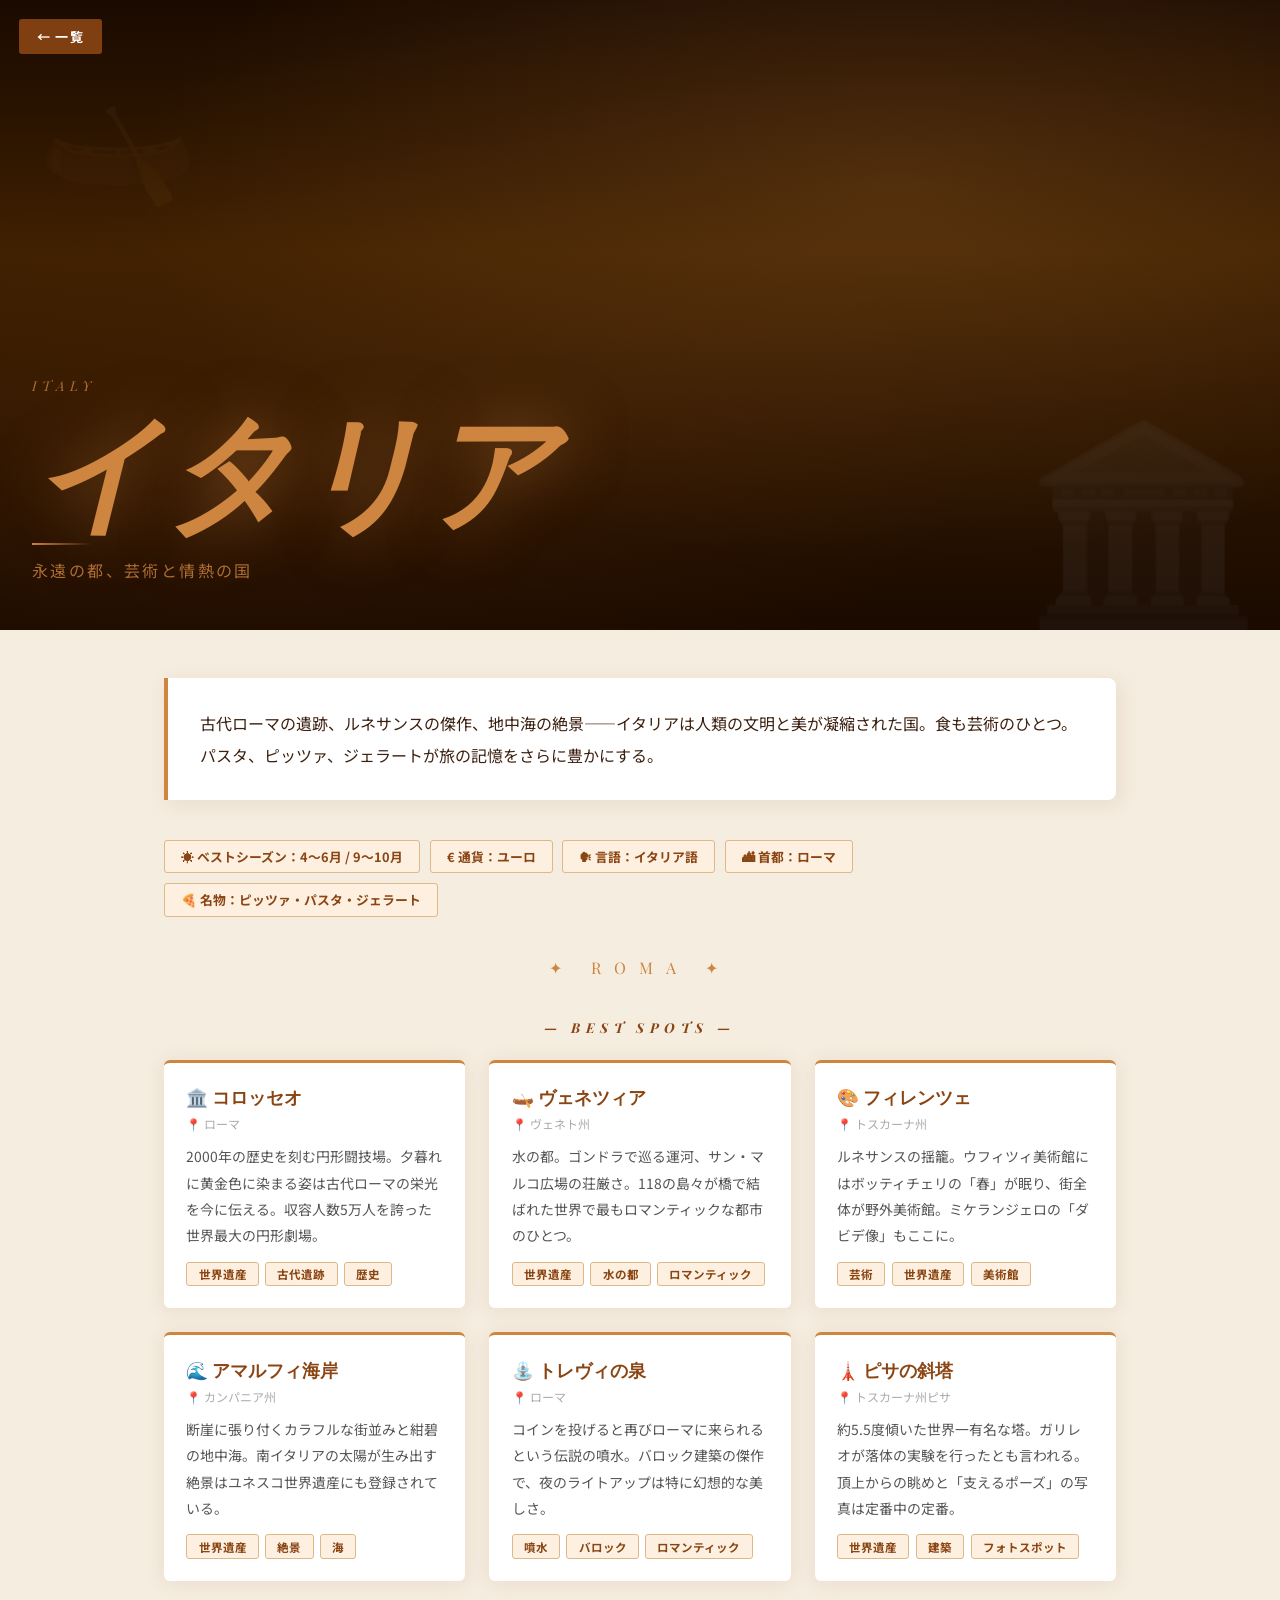
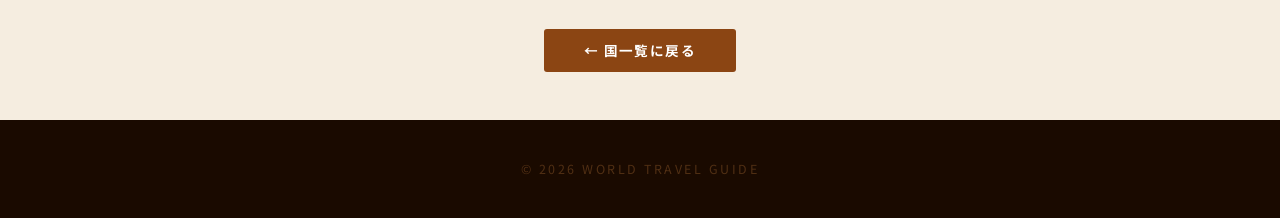
<file: italy.html>
<!DOCTYPE html>
<html lang="ja">
<head>
<meta charset="UTF-8">
<meta name="viewport" content="width=device-width, initial-scale=1.0">
<title>イタリア — 世界の観光地ガイド</title>
<style>
@import url('https://fonts.googleapis.com/css2?family=Playfair+Display:ital,wght@0,700;0,900;1,700&family=Noto+Sans+JP:wght@400;700&display=swap');
* { margin:0; padding:0; box-sizing:border-box; }
body { font-family:'Noto Sans JP',sans-serif; background:#f5ede0; color:#2c1a0e; overflow-x:hidden; }
.back-btn { position:fixed; top:1.2rem; left:1.2rem; z-index:200; background:rgba(139,69,19,.9); color:#fff; text-decoration:none; font-size:.82rem; font-weight:700; letter-spacing:.1em; padding:.5rem 1.1rem; border-radius:3px; transition:background .3s; }
.back-btn:hover { background:#a0522d; }
.hero { height:70vh; position:relative; display:flex; align-items:flex-end; padding:3rem 2rem; overflow:hidden; }
.hero-pattern { position:absolute; inset:0; background: radial-gradient(ellipse at 70% 30%, rgba(205,133,63,.2) 0%, transparent 60%), radial-gradient(ellipse at 20% 70%, rgba(139,69,19,.15) 0%, transparent 50%), linear-gradient(180deg,#1a0a00 0%,#3d1f00 40%,#1a0a00 100%); }
.colosseum-deco { position:absolute; font-size:12rem; opacity:.05; pointer-events:none; }
.colosseum-deco:nth-child(2) { bottom:-1rem; right:1rem; }
.colosseum-deco:nth-child(3) { top:5%; left:3%; font-size:8rem; opacity:.04; }
.hero-text { position:relative; z-index:1; color:#fff; }
.hero-en { font-family:'Playfair Display',serif; font-size:.85rem; letter-spacing:.4em; color:rgba(205,133,63,.8); margin-bottom:.5rem; font-style:italic; }
.hero-title { font-family:'Playfair Display',serif; font-size:clamp(4rem,10vw,8rem); font-weight:900; color:#cd853f; line-height:1; text-shadow:0 0 60px rgba(205,133,63,.5); font-style:italic; }
.hero-sub { font-size:1rem; color:rgba(205,133,63,.8); margin-top:.8rem; letter-spacing:.15em; }
.hero-line { width:60px; height:2px; background:linear-gradient(90deg,#cd853f,transparent); margin:.8rem 0; }
.content { max-width:1000px; margin:0 auto; padding:3rem 1.5rem; }
.roman-divider { text-align:center; margin:2.5rem 0; color:#cd853f; font-size:1rem; letter-spacing:.8em; font-family:'Playfair Display',serif; }
.intro-card { background:#fff; border-left:4px solid #cd853f; border-radius:0 8px 8px 0; padding:1.8rem 2rem; margin-bottom:2.5rem; box-shadow:4px 4px 20px rgba(139,69,19,.1); font-size:1rem; line-height:2; color:#3d2010; }
.info-bar { display:flex; flex-wrap:wrap; gap:.6rem; margin-bottom:2.5rem; }
.info-chip { background:#fdf0e0; color:#8b4513; border:1px solid #deb887; padding:.4rem 1rem; border-radius:3px; font-size:.8rem; font-weight:700; }
.section-label { font-family:'Playfair Display',serif; font-size:.85rem; font-weight:700; letter-spacing:.4em; color:#8b4513; margin-bottom:1.5rem; text-align:center; font-style:italic; }
.spots-grid { display:grid; grid-template-columns:repeat(auto-fit,minmax(280px,1fr)); gap:1.5rem; margin-bottom:3rem; }
.spot-card { background:#fff; border-radius:6px; overflow:hidden; box-shadow:0 2px 20px rgba(139,69,19,.1); transition:transform .3s,box-shadow .3s; border-top:3px solid #cd853f; }
.spot-card:hover { transform:translateY(-5px); box-shadow:0 10px 30px rgba(139,69,19,.2); }
.spot-body { padding:1.4rem; }
.spot-icon-name { font-size:1.1rem; font-weight:700; color:#8b4513; margin-bottom:.3rem; font-family:'Playfair Display',serif; }
.spot-loc { font-size:.75rem; color:#aaa; margin-bottom:.7rem; }
.spot-desc { font-size:.87rem; line-height:1.9; color:#555; }
.spot-tags { margin-top:.8rem; display:flex; flex-wrap:wrap; gap:.4rem; }
.tag { padding:.2rem .7rem; border-radius:3px; font-size:.72rem; font-weight:700; background:#fdf0e0; color:#8b4513; border:1px solid #deb887; }
.back-top { text-align:center; margin-top:2rem; }
.back-top a { display:inline-block; background:#8b4513; color:#fff; text-decoration:none; font-size:.85rem; font-weight:700; padding:.7rem 2.5rem; border-radius:3px; letter-spacing:.1em; transition:background .3s; }
.back-top a:hover { background:#cd853f; }
footer { text-align:center; padding:2.5rem; background:#1a0a00; color:rgba(205,133,63,.3); font-size:.78rem; letter-spacing:.2em; }
.fade-in { opacity:0; transform:translateY(25px); transition:opacity .7s,transform .7s; }
.fade-in.visible { opacity:1; transform:translateY(0); }
@media(max-width:600px){ .spots-grid{grid-template-columns:1fr;} }
</style>
</head>
<body>
<a href="index.html" class="back-btn">← 一覧</a>
<section class="hero">
  <div class="hero-pattern"></div>
  <div class="colosseum-deco">🏛️</div>
  <div class="colosseum-deco">🛶</div>
  <div class="hero-text">
    <div class="hero-en">ITALY</div>
    <h1 class="hero-title">イタリア</h1>
    <div class="hero-line"></div>
    <p class="hero-sub">永遠の都、芸術と情熱の国</p>
  </div>
</section>
<div class="content">
  <div class="intro-card fade-in">古代ローマの遺跡、ルネサンスの傑作、地中海の絶景——イタリアは人類の文明と美が凝縮された国。食も芸術のひとつ。パスタ、ピッツァ、ジェラートが旅の記憶をさらに豊かにする。</div>
  <div class="info-bar fade-in">
    <span class="info-chip">☀️ ベストシーズン：4〜6月 / 9〜10月</span>
    <span class="info-chip">€ 通貨：ユーロ</span>
    <span class="info-chip">🗣 言語：イタリア語</span>
    <span class="info-chip">🏙 首都：ローマ</span>
    <span class="info-chip">🍕 名物：ピッツァ・パスタ・ジェラート</span>
  </div>
  <div class="roman-divider">✦ ROMA ✦</div>
  <div class="section-label">— BEST SPOTS —</div>
  <div class="spots-grid">
    <div class="spot-card fade-in"><div class="spot-body"><div class="spot-icon-name">🏛️ コロッセオ</div><div class="spot-loc">📍 ローマ</div><p class="spot-desc">2000年の歴史を刻む円形闘技場。夕暮れに黄金色に染まる姿は古代ローマの栄光を今に伝える。収容人数5万人を誇った世界最大の円形劇場。</p><div class="spot-tags"><span class="tag">世界遺産</span><span class="tag">古代遺跡</span><span class="tag">歴史</span></div></div></div>
    <div class="spot-card fade-in"><div class="spot-body"><div class="spot-icon-name">🛶 ヴェネツィア</div><div class="spot-loc">📍 ヴェネト州</div><p class="spot-desc">水の都。ゴンドラで巡る運河、サン・マルコ広場の荘厳さ。118の島々が橋で結ばれた世界で最もロマンティックな都市のひとつ。</p><div class="spot-tags"><span class="tag">世界遺産</span><span class="tag">水の都</span><span class="tag">ロマンティック</span></div></div></div>
    <div class="spot-card fade-in"><div class="spot-body"><div class="spot-icon-name">🎨 フィレンツェ</div><div class="spot-loc">📍 トスカーナ州</div><p class="spot-desc">ルネサンスの揺籠。ウフィツィ美術館にはボッティチェリの「春」が眠り、街全体が野外美術館。ミケランジェロの「ダビデ像」もここに。</p><div class="spot-tags"><span class="tag">芸術</span><span class="tag">世界遺産</span><span class="tag">美術館</span></div></div></div>
    <div class="spot-card fade-in"><div class="spot-body"><div class="spot-icon-name">🌊 アマルフィ海岸</div><div class="spot-loc">📍 カンパニア州</div><p class="spot-desc">断崖に張り付くカラフルな街並みと紺碧の地中海。南イタリアの太陽が生み出す絶景はユネスコ世界遺産にも登録されている。</p><div class="spot-tags"><span class="tag">世界遺産</span><span class="tag">絶景</span><span class="tag">海</span></div></div></div>
    <div class="spot-card fade-in"><div class="spot-body"><div class="spot-icon-name">⛲ トレヴィの泉</div><div class="spot-loc">📍 ローマ</div><p class="spot-desc">コインを投げると再びローマに来られるという伝説の噴水。バロック建築の傑作で、夜のライトアップは特に幻想的な美しさ。</p><div class="spot-tags"><span class="tag">噴水</span><span class="tag">バロック</span><span class="tag">ロマンティック</span></div></div></div>
    <div class="spot-card fade-in"><div class="spot-body"><div class="spot-icon-name">🗼 ピサの斜塔</div><div class="spot-loc">📍 トスカーナ州ピサ</div><p class="spot-desc">約5.5度傾いた世界一有名な塔。ガリレオが落体の実験を行ったとも言われる。頂上からの眺めと「支えるポーズ」の写真は定番中の定番。</p><div class="spot-tags"><span class="tag">世界遺産</span><span class="tag">建築</span><span class="tag">フォトスポット</span></div></div></div>
  </div>
  <div class="back-top"><a href="index.html">← 国一覧に戻る</a></div>
</div>
<footer>© 2026 WORLD TRAVEL GUIDE</footer>
<script>
const obs=new IntersectionObserver(e=>e.forEach(x=>{if(x.isIntersecting)x.target.classList.add('visible');}),{threshold:.1});
document.querySelectorAll('.fade-in').forEach(el=>obs.observe(el));
</script>
</body>
</html>
</file>
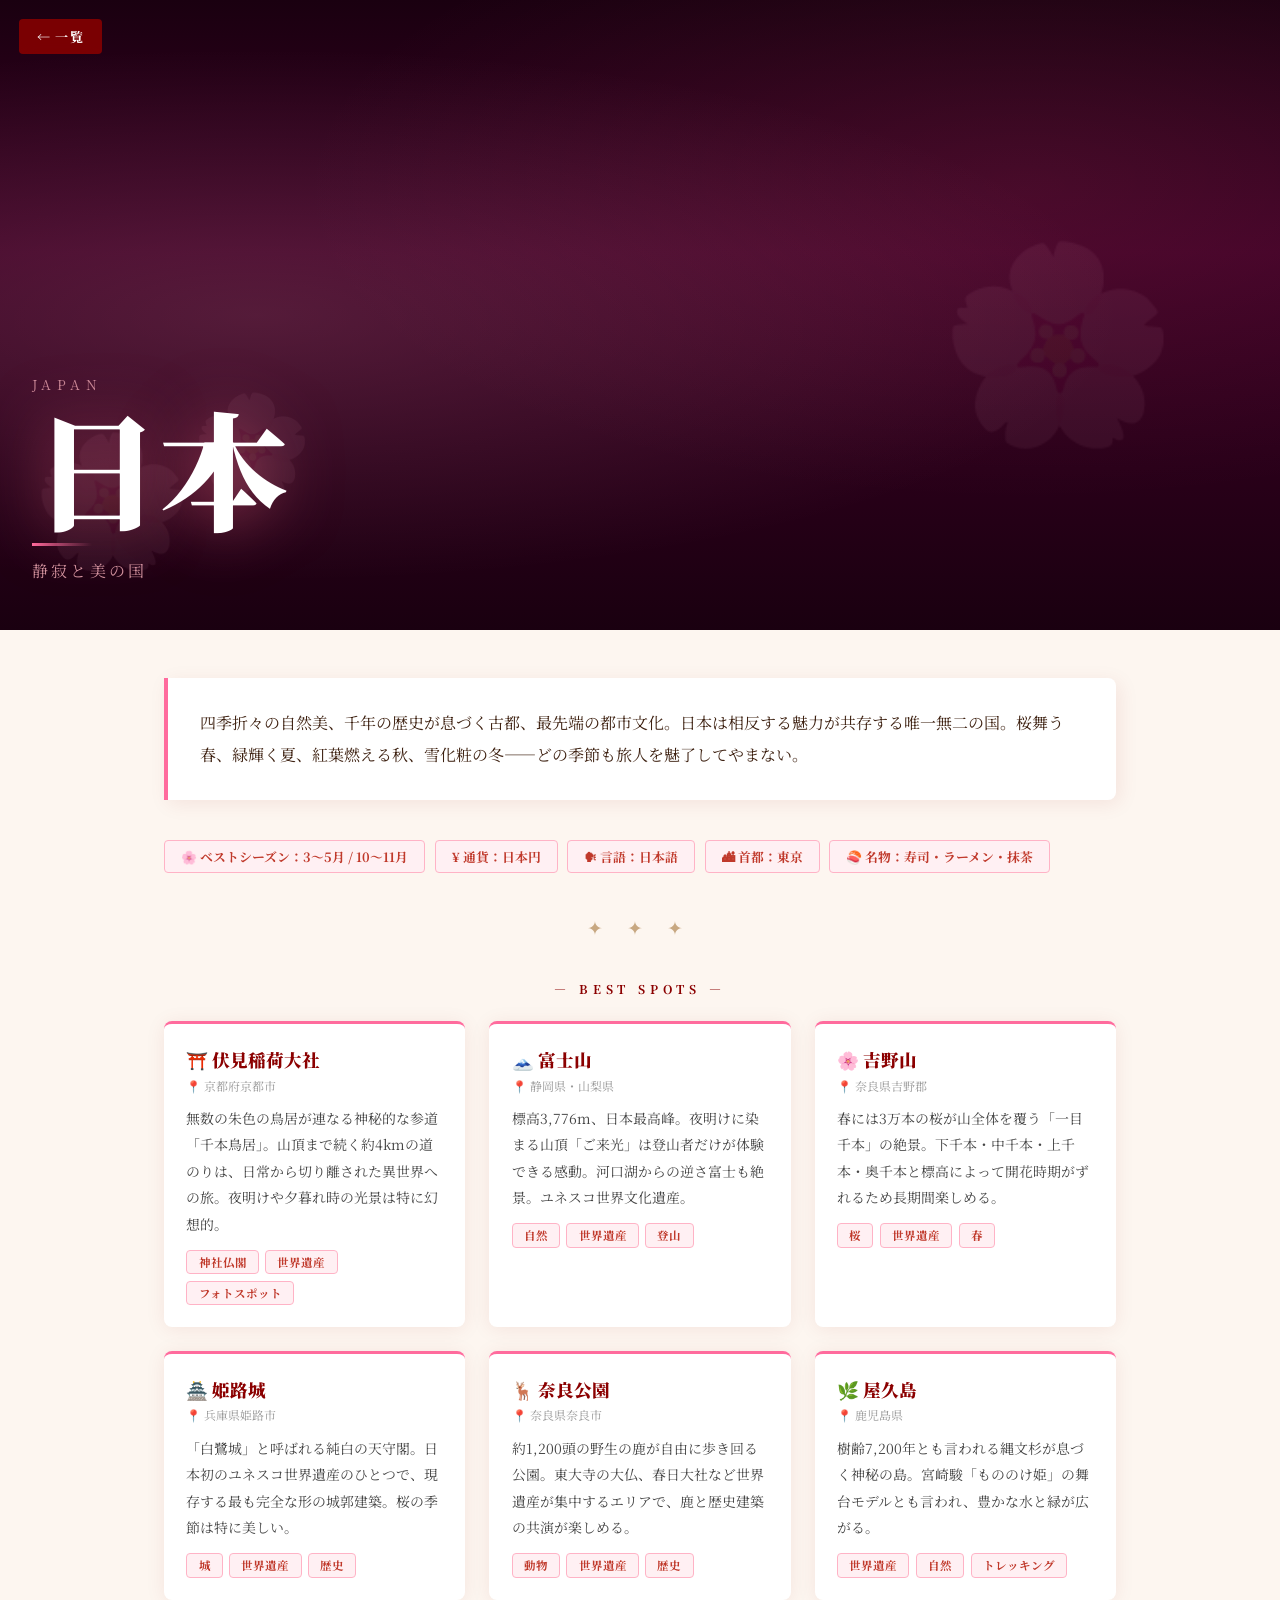
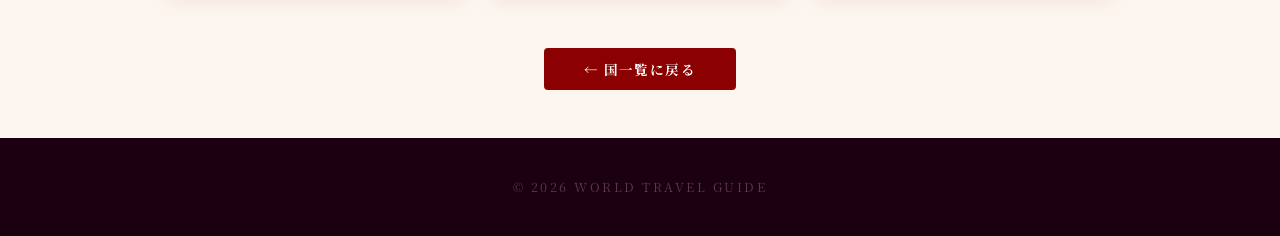
<file: japan.html>
<!DOCTYPE html>
<html lang="ja">
<head>
<meta charset="UTF-8">
<meta name="viewport" content="width=device-width, initial-scale=1.0">
<title>日本 — 世界の観光地ガイド</title>
<style>
@import url('https://fonts.googleapis.com/css2?family=Noto+Serif+JP:wght@400;700;900&display=swap');
* { margin:0; padding:0; box-sizing:border-box; }
body { font-family:'Noto Serif JP',serif; background:#fdf6f0; color:#2c1810; overflow-x:hidden; }

.back-btn {
  position:fixed; top:1.2rem; left:1.2rem; z-index:200;
  background:rgba(139,0,0,.85); backdrop-filter:blur(8px);
  color:#fff; text-decoration:none;
  font-size:.82rem; font-weight:700; letter-spacing:.1em;
  padding:.5rem 1.1rem; border-radius:4px;
  transition:background .3s;
}
.back-btn:hover { background:#8b0000; }

/* HERO */
.hero {
  height:70vh; position:relative;
  display:flex; align-items:flex-end;
  padding:3rem 2rem; overflow:hidden;
  background:#1a0010;
}
.hero-pattern {
  position:absolute; inset:0;
  background:
    radial-gradient(ellipse at 20% 50%, rgba(255,182,193,.15) 0%, transparent 60%),
    radial-gradient(ellipse at 80% 30%, rgba(255,105,135,.1) 0%, transparent 50%),
    linear-gradient(180deg,#1a0010 0%,#3d0025 40%,#1a0010 100%);
}
/* 桜の花びら装飾 */
.sakura {
  position:absolute; font-size:8rem; opacity:.06;
  pointer-events:none; animation:float 8s ease-in-out infinite;
}
.sakura:nth-child(1) { top:10%; left:5%; animation-delay:0s; }
.sakura:nth-child(2) { top:30%; right:8%; font-size:12rem; animation-delay:2s; }
.sakura:nth-child(3) { bottom:20%; left:15%; font-size:6rem; animation-delay:4s; }
@keyframes float {
  0%,100%{transform:translateY(0) rotate(0deg);}
  50%{transform:translateY(-20px) rotate(10deg);}
}
.hero-text { position:relative; z-index:1; color:#fff; }
.hero-en { font-size:.85rem; letter-spacing:.4em; color:rgba(255,182,193,.7); margin-bottom:.5rem; }
.hero-title {
  font-size:clamp(4rem,10vw,8rem); font-weight:900;
  color:#fff; line-height:1;
  text-shadow:0 0 60px rgba(255,105,135,.5);
}
.hero-sub { font-size:1rem; color:rgba(255,182,193,.8); margin-top:.8rem; letter-spacing:.2em; }
.hero-line {
  width:60px; height:3px;
  background:linear-gradient(90deg,#ff6b9d,transparent);
  margin:.8rem 0;
}

/* CONTENT */
.content { max-width:1000px; margin:0 auto; padding:3rem 1.5rem; }

/* 和風区切り線 */
.wa-divider {
  text-align:center; margin:2.5rem 0;
  color:#c8a882; font-size:1.2rem; letter-spacing:.5em;
}

.intro-card {
  background:#fff;
  border-left:4px solid #ff6b9d;
  border-radius:0 8px 8px 0;
  padding:1.8rem 2rem;
  margin-bottom:2.5rem;
  box-shadow:4px 4px 20px rgba(139,0,0,.08);
  font-size:1rem; line-height:2; color:#3d2010;
}

.info-bar {
  display:flex; flex-wrap:wrap; gap:.6rem; margin-bottom:2.5rem;
}
.info-chip {
  background:#fff0f3; color:#c0392b;
  border:1px solid #ffb3c6;
  padding:.4rem 1rem; border-radius:4px;
  font-size:.8rem; font-weight:700;
}

.section-label {
  font-size:.75rem; font-weight:700;
  letter-spacing:.4em; color:#8b0000;
  margin-bottom:1.5rem; text-align:center;
}

.spots-grid {
  display:grid;
  grid-template-columns:repeat(auto-fit,minmax(280px,1fr));
  gap:1.5rem; margin-bottom:3rem;
}
.spot-card {
  background:#fff;
  border-radius:8px;
  overflow:hidden;
  box-shadow:0 2px 20px rgba(139,0,0,.08);
  transition:transform .3s, box-shadow .3s;
  border-top:3px solid #ff6b9d;
}
.spot-card:hover { transform:translateY(-5px); box-shadow:0 10px 30px rgba(139,0,0,.15); }
.spot-body { padding:1.4rem; }
.spot-icon-name {
  display:flex; align-items:center; gap:.5rem;
  font-size:1.1rem; font-weight:900; color:#8b0000;
  margin-bottom:.3rem;
}
.spot-loc { font-size:.75rem; color:#999; margin-bottom:.7rem; }
.spot-desc { font-size:.87rem; line-height:1.9; color:#444; }
.spot-tags { margin-top:.8rem; display:flex; flex-wrap:wrap; gap:.4rem; }
.tag {
  padding:.2rem .7rem; border-radius:4px;
  font-size:.72rem; font-weight:700;
  background:#fff0f3; color:#c0392b;
  border:1px solid #ffb3c6;
}

.back-top { text-align:center; margin-top:2rem; }
.back-top a {
  display:inline-block;
  background:#8b0000; color:#fff;
  text-decoration:none; font-size:.85rem; font-weight:700;
  padding:.7rem 2.5rem; border-radius:4px;
  letter-spacing:.1em;
  transition:background .3s;
}
.back-top a:hover { background:#c0392b; }

footer {
  text-align:center; padding:2.5rem;
  background:#1a0010; color:rgba(255,182,193,.3);
  font-size:.78rem; letter-spacing:.2em;
}

.fade-in { opacity:0; transform:translateY(25px); transition:opacity .7s,transform .7s; }
.fade-in.visible { opacity:1; transform:translateY(0); }
@media(max-width:600px){ .spots-grid{grid-template-columns:1fr;} }
</style>
</head>
<body>
<a href="index.html" class="back-btn">← 一覧</a>
<section class="hero">
  <div class="hero-pattern"></div>
  <div class="sakura">🌸</div>
  <div class="sakura">🌸</div>
  <div class="sakura">🌸</div>
  <div class="hero-text">
    <div class="hero-en">JAPAN</div>
    <h1 class="hero-title">日本</h1>
    <div class="hero-line"></div>
    <p class="hero-sub">静寂と美の国</p>
  </div>
</section>
<div class="content">
  <div class="intro-card fade-in">四季折々の自然美、千年の歴史が息づく古都、最先端の都市文化。日本は相反する魅力が共存する唯一無二の国。桜舞う春、緑輝く夏、紅葉燃える秋、雪化粧の冬——どの季節も旅人を魅了してやまない。</div>
  <div class="info-bar fade-in">
    <span class="info-chip">🌸 ベストシーズン：3〜5月 / 10〜11月</span>
    <span class="info-chip">¥ 通貨：日本円</span>
    <span class="info-chip">🗣 言語：日本語</span>
    <span class="info-chip">🏙 首都：東京</span>
    <span class="info-chip">🍣 名物：寿司・ラーメン・抹茶</span>
  </div>
  <div class="wa-divider fade-in">✦ ✦ ✦</div>
  <div class="section-label fade-in">— BEST SPOTS —</div>
  <div class="spots-grid">
    <div class="spot-card fade-in">
      <div class="spot-body">
        <div class="spot-icon-name">⛩️ 伏見稲荷大社</div>
        <div class="spot-loc">📍 京都府京都市</div>
        <p class="spot-desc">無数の朱色の鳥居が連なる神秘的な参道「千本鳥居」。山頂まで続く約4kmの道のりは、日常から切り離された異世界への旅。夜明けや夕暮れ時の光景は特に幻想的。</p>
        <div class="spot-tags"><span class="tag">神社仏閣</span><span class="tag">世界遺産</span><span class="tag">フォトスポット</span></div>
      </div>
    </div>
    <div class="spot-card fade-in">
      <div class="spot-body">
        <div class="spot-icon-name">🗻 富士山</div>
        <div class="spot-loc">📍 静岡県・山梨県</div>
        <p class="spot-desc">標高3,776m、日本最高峰。夜明けに染まる山頂「ご来光」は登山者だけが体験できる感動。河口湖からの逆さ富士も絶景。ユネスコ世界文化遺産。</p>
        <div class="spot-tags"><span class="tag">自然</span><span class="tag">世界遺産</span><span class="tag">登山</span></div>
      </div>
    </div>
    <div class="spot-card fade-in">
      <div class="spot-body">
        <div class="spot-icon-name">🌸 吉野山</div>
        <div class="spot-loc">📍 奈良県吉野郡</div>
        <p class="spot-desc">春には3万本の桜が山全体を覆う「一目千本」の絶景。下千本・中千本・上千本・奥千本と標高によって開花時期がずれるため長期間楽しめる。</p>
        <div class="spot-tags"><span class="tag">桜</span><span class="tag">世界遺産</span><span class="tag">春</span></div>
      </div>
    </div>
    <div class="spot-card fade-in">
      <div class="spot-body">
        <div class="spot-icon-name">🏯 姫路城</div>
        <div class="spot-loc">📍 兵庫県姫路市</div>
        <p class="spot-desc">「白鷺城」と呼ばれる純白の天守閣。日本初のユネスコ世界遺産のひとつで、現存する最も完全な形の城郭建築。桜の季節は特に美しい。</p>
        <div class="spot-tags"><span class="tag">城</span><span class="tag">世界遺産</span><span class="tag">歴史</span></div>
      </div>
    </div>
    <div class="spot-card fade-in">
      <div class="spot-body">
        <div class="spot-icon-name">🦌 奈良公園</div>
        <div class="spot-loc">📍 奈良県奈良市</div>
        <p class="spot-desc">約1,200頭の野生の鹿が自由に歩き回る公園。東大寺の大仏、春日大社など世界遺産が集中するエリアで、鹿と歴史建築の共演が楽しめる。</p>
        <div class="spot-tags"><span class="tag">動物</span><span class="tag">世界遺産</span><span class="tag">歴史</span></div>
      </div>
    </div>
    <div class="spot-card fade-in">
      <div class="spot-body">
        <div class="spot-icon-name">🌿 屋久島</div>
        <div class="spot-loc">📍 鹿児島県</div>
        <p class="spot-desc">樹齢7,200年とも言われる縄文杉が息づく神秘の島。宮崎駿「もののけ姫」の舞台モデルとも言われ、豊かな水と緑が広がる。</p>
        <div class="spot-tags"><span class="tag">世界遺産</span><span class="tag">自然</span><span class="tag">トレッキング</span></div>
      </div>
    </div>
  </div>
  <div class="back-top"><a href="index.html">← 国一覧に戻る</a></div>
</div>
<footer>© 2026 WORLD TRAVEL GUIDE</footer>
<script>
const obs=new IntersectionObserver(e=>e.forEach(x=>{if(x.isIntersecting)x.target.classList.add('visible');}),{threshold:.1});
document.querySelectorAll('.fade-in').forEach(el=>obs.observe(el));
</script>
</body>
</html>
</file>
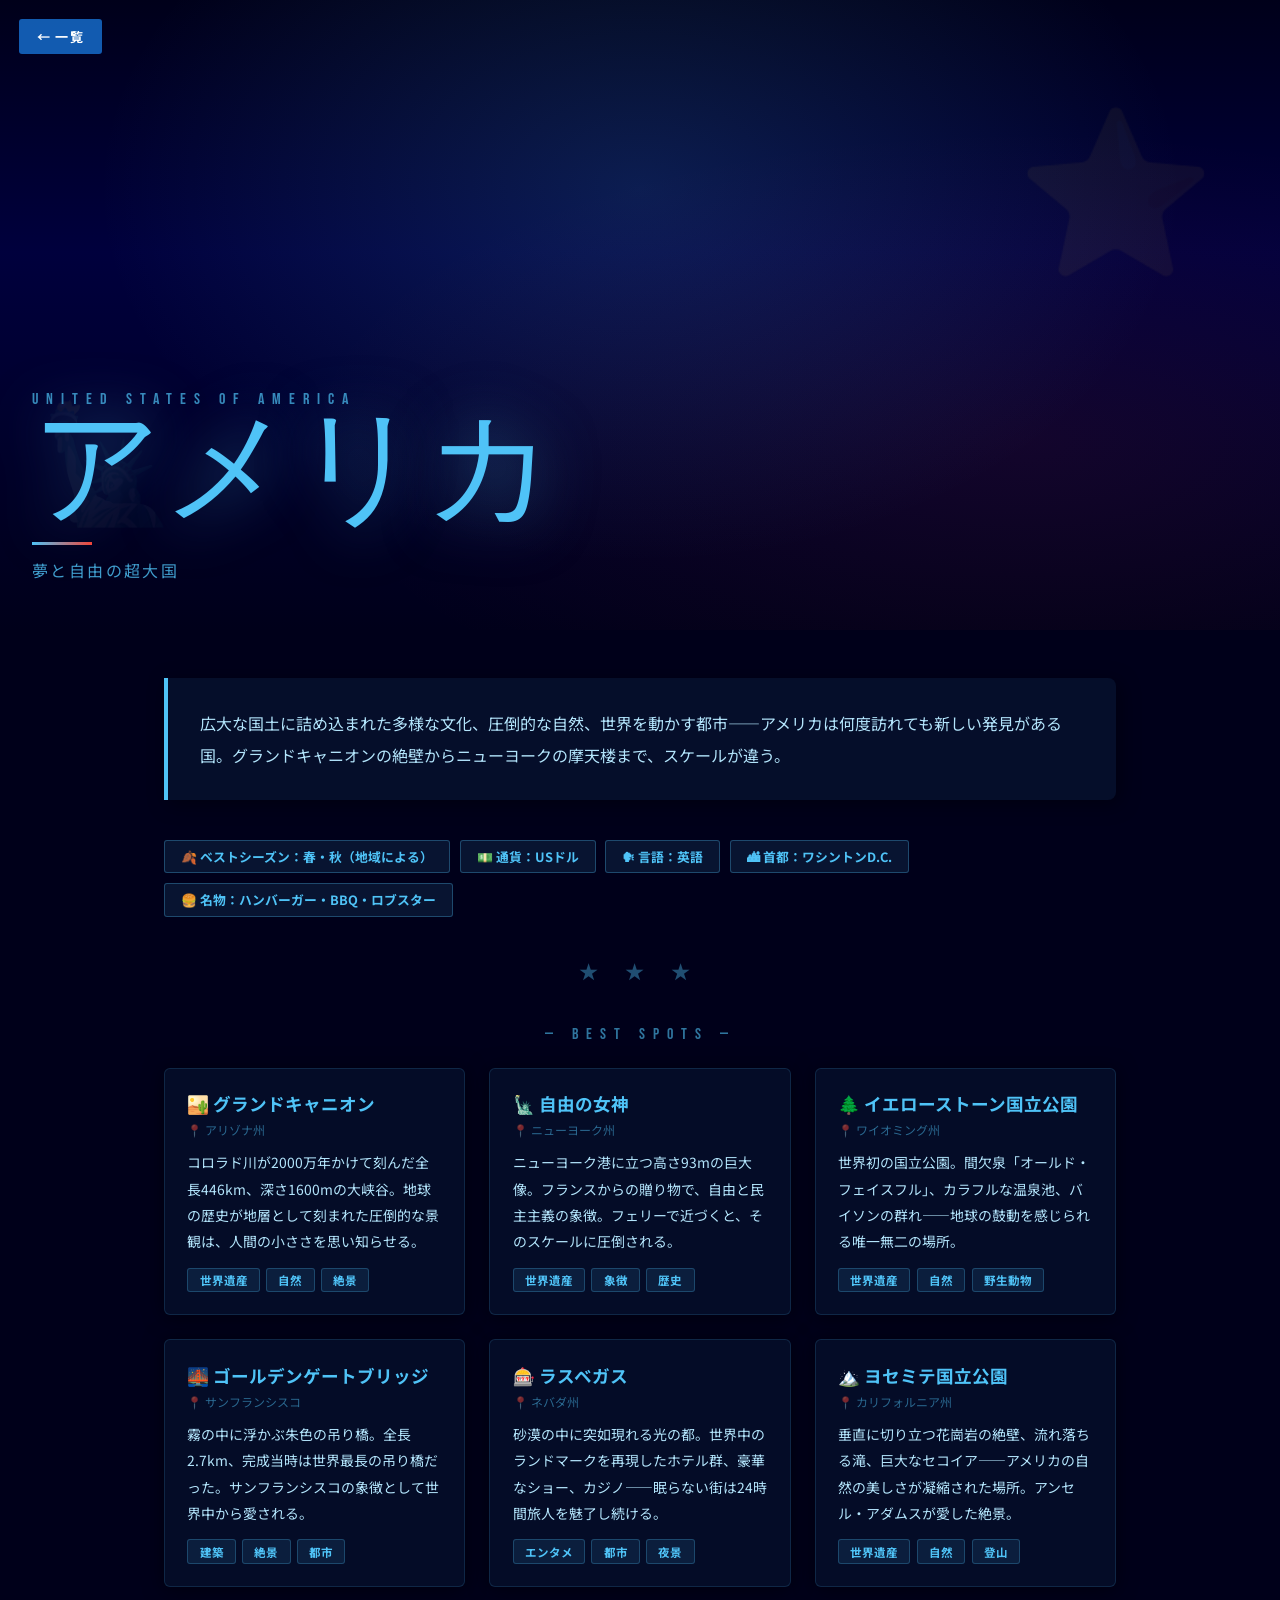
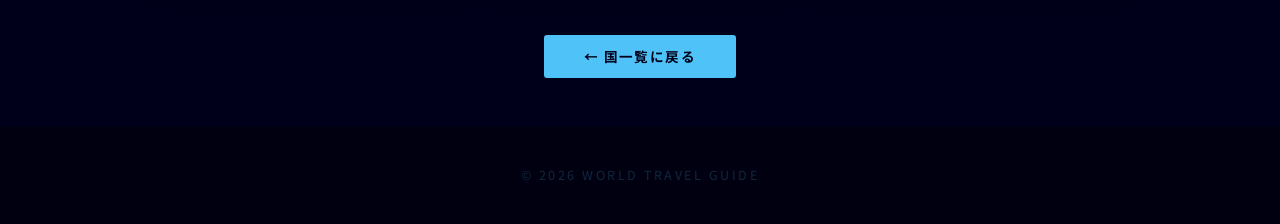
<file: usa.html>
<!DOCTYPE html>
<html lang="ja">
<head>
<meta charset="UTF-8">
<meta name="viewport" content="width=device-width, initial-scale=1.0">
<title>アメリカ — 世界の観光地ガイド</title>
<style>
@import url('https://fonts.googleapis.com/css2?family=Bebas+Neue&family=Noto+Sans+JP:wght@400;700&display=swap');
* { margin:0; padding:0; box-sizing:border-box; }
body { font-family:'Noto Sans JP',sans-serif; background:#00001a; color:#e3f2fd; overflow-x:hidden; }
.back-btn { position:fixed; top:1.2rem; left:1.2rem; z-index:200; background:rgba(21,101,192,.9); color:#fff; text-decoration:none; font-size:.82rem; font-weight:700; letter-spacing:.1em; padding:.5rem 1.1rem; border-radius:3px; transition:background .3s; }
.back-btn:hover { background:#1976d2; }
.hero { height:70vh; position:relative; display:flex; align-items:flex-end; padding:3rem 2rem; overflow:hidden; }
.hero-pattern { position:absolute; inset:0; background: radial-gradient(ellipse at 50% 30%, rgba(79,195,247,.15) 0%, transparent 60%), radial-gradient(ellipse at 80% 70%, rgba(244,67,54,.08) 0%, transparent 50%), linear-gradient(180deg,#00001a 0%,#00003d 40%,#00001a 100%); }
.star-deco { position:absolute; font-size:10rem; opacity:.05; pointer-events:none; animation:twinkle 3s ease-in-out infinite; }
.star-deco:nth-child(2) { top:10%; right:5%; }
.star-deco:nth-child(3) { bottom:15%; left:3%; font-size:7rem; animation-delay:1.5s; }
@keyframes twinkle { 0%,100%{opacity:.04;} 50%{opacity:.1;} }
.hero-text { position:relative; z-index:1; color:#fff; }
.hero-en { font-family:'Bebas Neue',sans-serif; font-size:1rem; letter-spacing:.5em; color:rgba(79,195,247,.7); margin-bottom:.3rem; }
.hero-title { font-family:'Bebas Neue',sans-serif; font-size:clamp(4rem,10vw,9rem); font-weight:400; color:#4fc3f7; line-height:.9; text-shadow:0 0 60px rgba(79,195,247,.5); }
.hero-sub { font-size:1rem; color:rgba(79,195,247,.8); margin-top:.8rem; letter-spacing:.15em; }
.hero-line { width:60px; height:3px; background:linear-gradient(90deg,#4fc3f7,#f44336); margin:.8rem 0; }
.content { max-width:1000px; margin:0 auto; padding:3rem 1.5rem; }
.usa-divider { text-align:center; margin:2.5rem 0; color:rgba(79,195,247,.4); font-size:1.2rem; letter-spacing:.6em; }
.intro-card { background:rgba(79,195,247,.07); border-left:4px solid #4fc3f7; border-radius:0 8px 8px 0; padding:1.8rem 2rem; margin-bottom:2.5rem; box-shadow:4px 4px 20px rgba(0,0,0,.4); font-size:1rem; line-height:2; color:#b3e5fc; }
.info-bar { display:flex; flex-wrap:wrap; gap:.6rem; margin-bottom:2.5rem; }
.info-chip { background:rgba(79,195,247,.1); color:#4fc3f7; border:1px solid rgba(79,195,247,.3); padding:.4rem 1rem; border-radius:3px; font-size:.8rem; font-weight:700; }
.section-label { font-family:'Bebas Neue',sans-serif; font-size:1rem; letter-spacing:.5em; color:rgba(79,195,247,.6); margin-bottom:1.5rem; text-align:center; }
.spots-grid { display:grid; grid-template-columns:repeat(auto-fit,minmax(280px,1fr)); gap:1.5rem; margin-bottom:3rem; }
.spot-card { background:rgba(79,195,247,.06); border-radius:6px; overflow:hidden; box-shadow:0 2px 20px rgba(0,0,0,.5); transition:transform .3s,box-shadow .3s; border-top:3px solid #4fc3f7; border:1px solid rgba(79,195,247,.15); }
.spot-card:hover { transform:translateY(-5px); box-shadow:0 10px 30px rgba(79,195,247,.2); }
.spot-body { padding:1.4rem; }
.spot-icon-name { font-size:1.1rem; font-weight:700; color:#4fc3f7; margin-bottom:.3rem; }
.spot-loc { font-size:.75rem; color:rgba(79,195,247,.5); margin-bottom:.7rem; }
.spot-desc { font-size:.87rem; line-height:1.9; color:#b3e5fc; }
.spot-tags { margin-top:.8rem; display:flex; flex-wrap:wrap; gap:.4rem; }
.tag { padding:.2rem .7rem; border-radius:3px; font-size:.72rem; font-weight:700; background:rgba(79,195,247,.1); color:#4fc3f7; border:1px solid rgba(79,195,247,.25); }
.back-top { text-align:center; margin-top:2rem; }
.back-top a { display:inline-block; background:#4fc3f7; color:#00001a; text-decoration:none; font-size:.85rem; font-weight:700; padding:.7rem 2.5rem; border-radius:3px; letter-spacing:.1em; transition:background .3s; }
.back-top a:hover { background:#81d4fa; }
footer { text-align:center; padding:2.5rem; background:#000010; color:rgba(79,195,247,.2); font-size:.78rem; letter-spacing:.2em; }
.fade-in { opacity:0; transform:translateY(25px); transition:opacity .7s,transform .7s; }
.fade-in.visible { opacity:1; transform:translateY(0); }
@media(max-width:600px){ .spots-grid{grid-template-columns:1fr;} }
</style>
</head>
<body>
<a href="index.html" class="back-btn">← 一覧</a>
<section class="hero">
  <div class="hero-pattern"></div>
  <div class="star-deco">⭐</div>
  <div class="star-deco">🗽</div>
  <div class="hero-text">
    <div class="hero-en">UNITED STATES OF AMERICA</div>
    <h1 class="hero-title">アメリカ</h1>
    <div class="hero-line"></div>
    <p class="hero-sub">夢と自由の超大国</p>
  </div>
</section>
<div class="content">
  <div class="intro-card fade-in">広大な国土に詰め込まれた多様な文化、圧倒的な自然、世界を動かす都市——アメリカは何度訪れても新しい発見がある国。グランドキャニオンの絶壁からニューヨークの摩天楼まで、スケールが違う。</div>
  <div class="info-bar fade-in">
    <span class="info-chip">🍂 ベストシーズン：春・秋（地域による）</span>
    <span class="info-chip">💵 通貨：USドル</span>
    <span class="info-chip">🗣 言語：英語</span>
    <span class="info-chip">🏙 首都：ワシントンD.C.</span>
    <span class="info-chip">🍔 名物：ハンバーガー・BBQ・ロブスター</span>
  </div>
  <div class="usa-divider">★ ★ ★</div>
  <div class="section-label">— BEST SPOTS —</div>
  <div class="spots-grid">
    <div class="spot-card fade-in"><div class="spot-body"><div class="spot-icon-name">🏜️ グランドキャニオン</div><div class="spot-loc">📍 アリゾナ州</div><p class="spot-desc">コロラド川が2000万年かけて刻んだ全長446km、深さ1600mの大峡谷。地球の歴史が地層として刻まれた圧倒的な景観は、人間の小ささを思い知らせる。</p><div class="spot-tags"><span class="tag">世界遺産</span><span class="tag">自然</span><span class="tag">絶景</span></div></div></div>
    <div class="spot-card fade-in"><div class="spot-body"><div class="spot-icon-name">🗽 自由の女神</div><div class="spot-loc">📍 ニューヨーク州</div><p class="spot-desc">ニューヨーク港に立つ高さ93mの巨大像。フランスからの贈り物で、自由と民主主義の象徴。フェリーで近づくと、そのスケールに圧倒される。</p><div class="spot-tags"><span class="tag">世界遺産</span><span class="tag">象徴</span><span class="tag">歴史</span></div></div></div>
    <div class="spot-card fade-in"><div class="spot-body"><div class="spot-icon-name">🌲 イエローストーン国立公園</div><div class="spot-loc">📍 ワイオミング州</div><p class="spot-desc">世界初の国立公園。間欠泉「オールド・フェイスフル」、カラフルな温泉池、バイソンの群れ——地球の鼓動を感じられる唯一無二の場所。</p><div class="spot-tags"><span class="tag">世界遺産</span><span class="tag">自然</span><span class="tag">野生動物</span></div></div></div>
    <div class="spot-card fade-in"><div class="spot-body"><div class="spot-icon-name">🌉 ゴールデンゲートブリッジ</div><div class="spot-loc">📍 サンフランシスコ</div><p class="spot-desc">霧の中に浮かぶ朱色の吊り橋。全長2.7km、完成当時は世界最長の吊り橋だった。サンフランシスコの象徴として世界中から愛される。</p><div class="spot-tags"><span class="tag">建築</span><span class="tag">絶景</span><span class="tag">都市</span></div></div></div>
    <div class="spot-card fade-in"><div class="spot-body"><div class="spot-icon-name">🎰 ラスベガス</div><div class="spot-loc">📍 ネバダ州</div><p class="spot-desc">砂漠の中に突如現れる光の都。世界中のランドマークを再現したホテル群、豪華なショー、カジノ——眠らない街は24時間旅人を魅了し続ける。</p><div class="spot-tags"><span class="tag">エンタメ</span><span class="tag">都市</span><span class="tag">夜景</span></div></div></div>
    <div class="spot-card fade-in"><div class="spot-body"><div class="spot-icon-name">🏔️ ヨセミテ国立公園</div><div class="spot-loc">📍 カリフォルニア州</div><p class="spot-desc">垂直に切り立つ花崗岩の絶壁、流れ落ちる滝、巨大なセコイア——アメリカの自然の美しさが凝縮された場所。アンセル・アダムスが愛した絶景。</p><div class="spot-tags"><span class="tag">世界遺産</span><span class="tag">自然</span><span class="tag">登山</span></div></div></div>
  </div>
  <div class="back-top"><a href="index.html">← 国一覧に戻る</a></div>
</div>
<footer>© 2026 WORLD TRAVEL GUIDE</footer>
<script>
const obs=new IntersectionObserver(e=>e.forEach(x=>{if(x.isIntersecting)x.target.classList.add('visible');}),{threshold:.1});
document.querySelectorAll('.fade-in').forEach(el=>obs.observe(el));
</script>
</body>
</html>
</file>
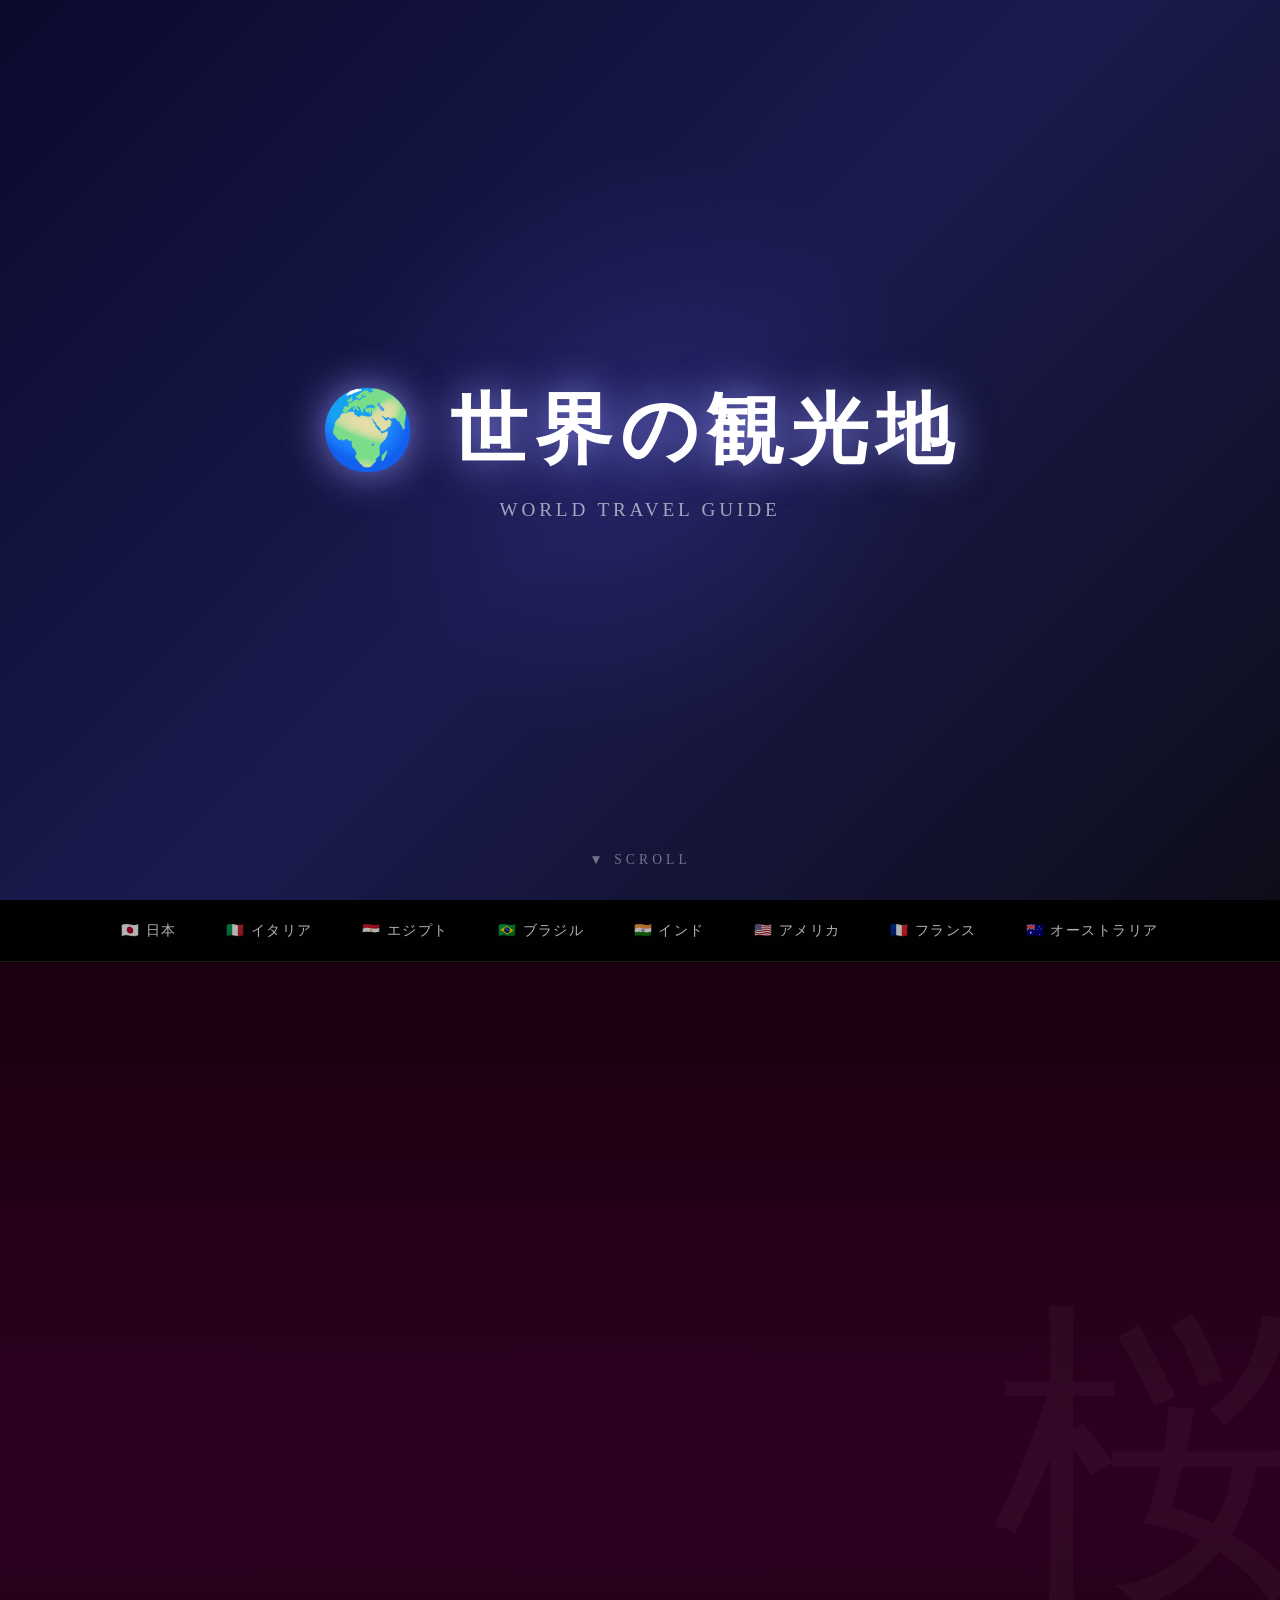
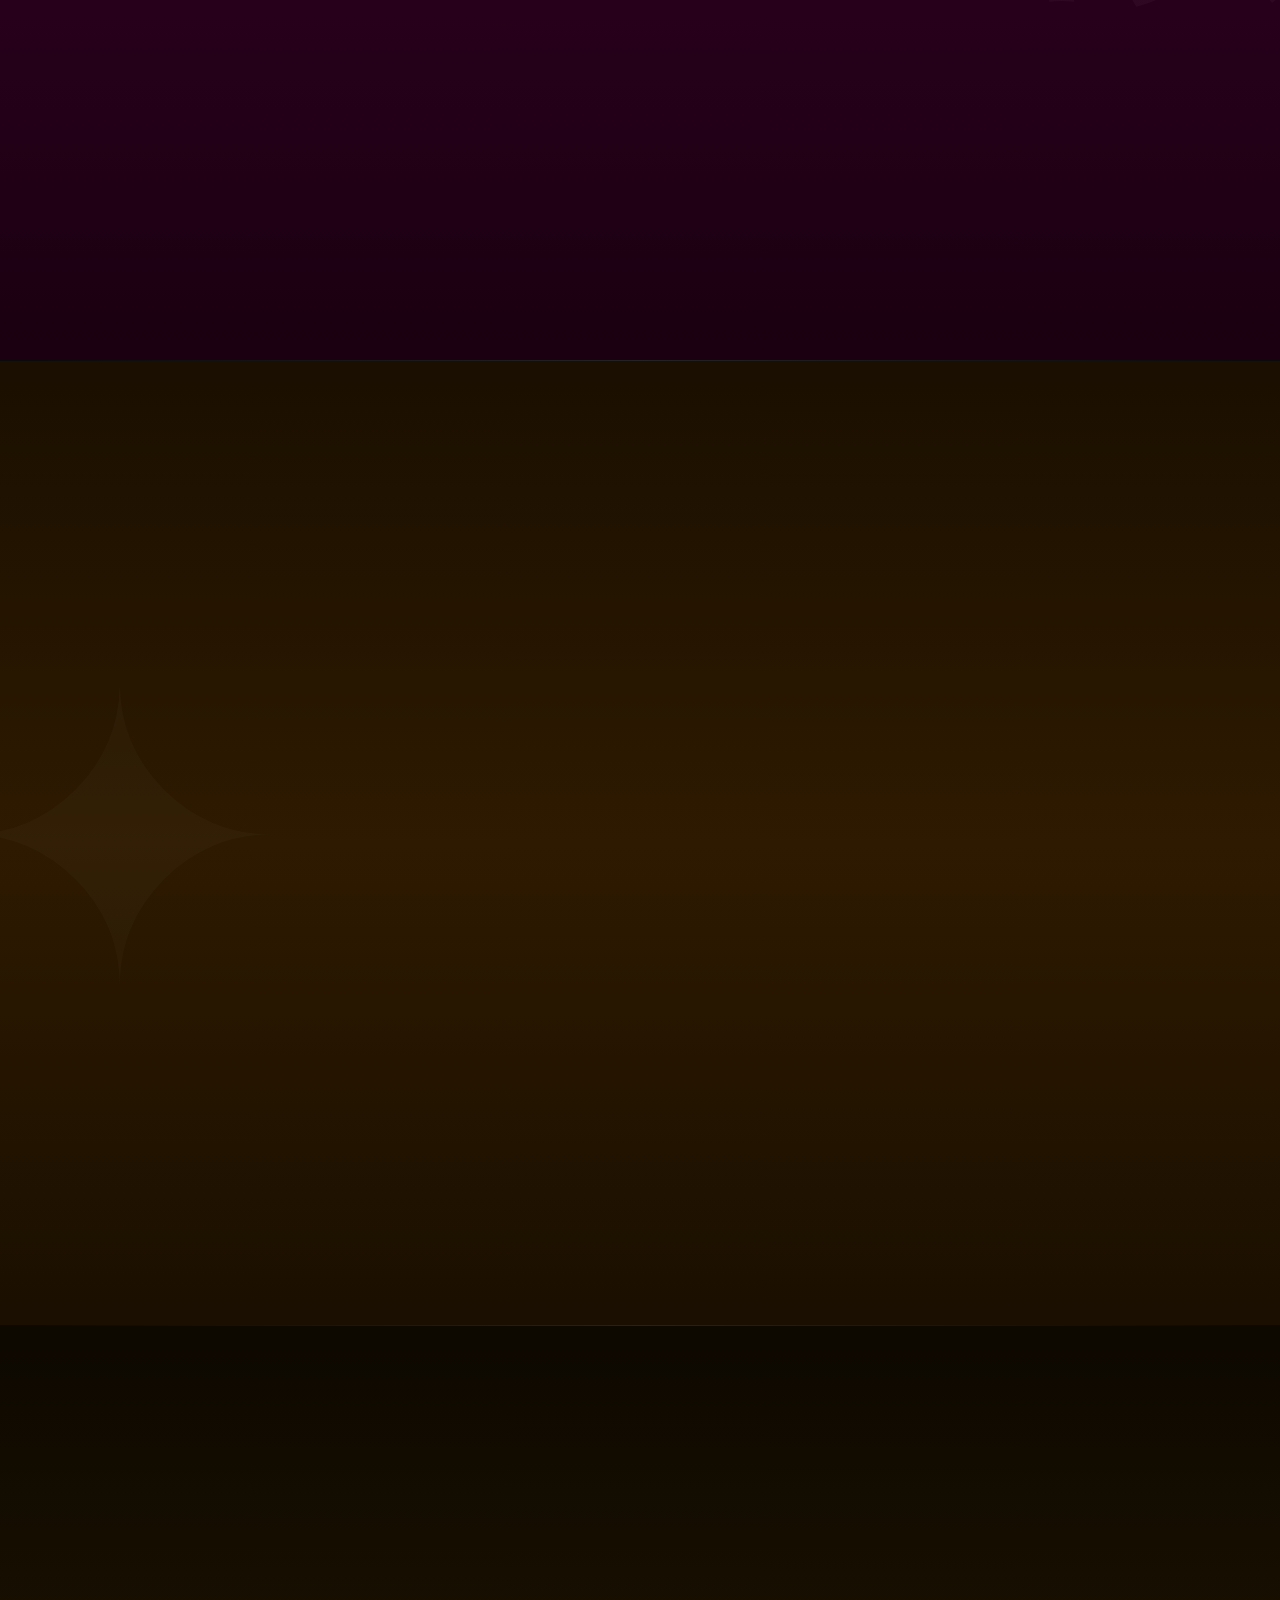
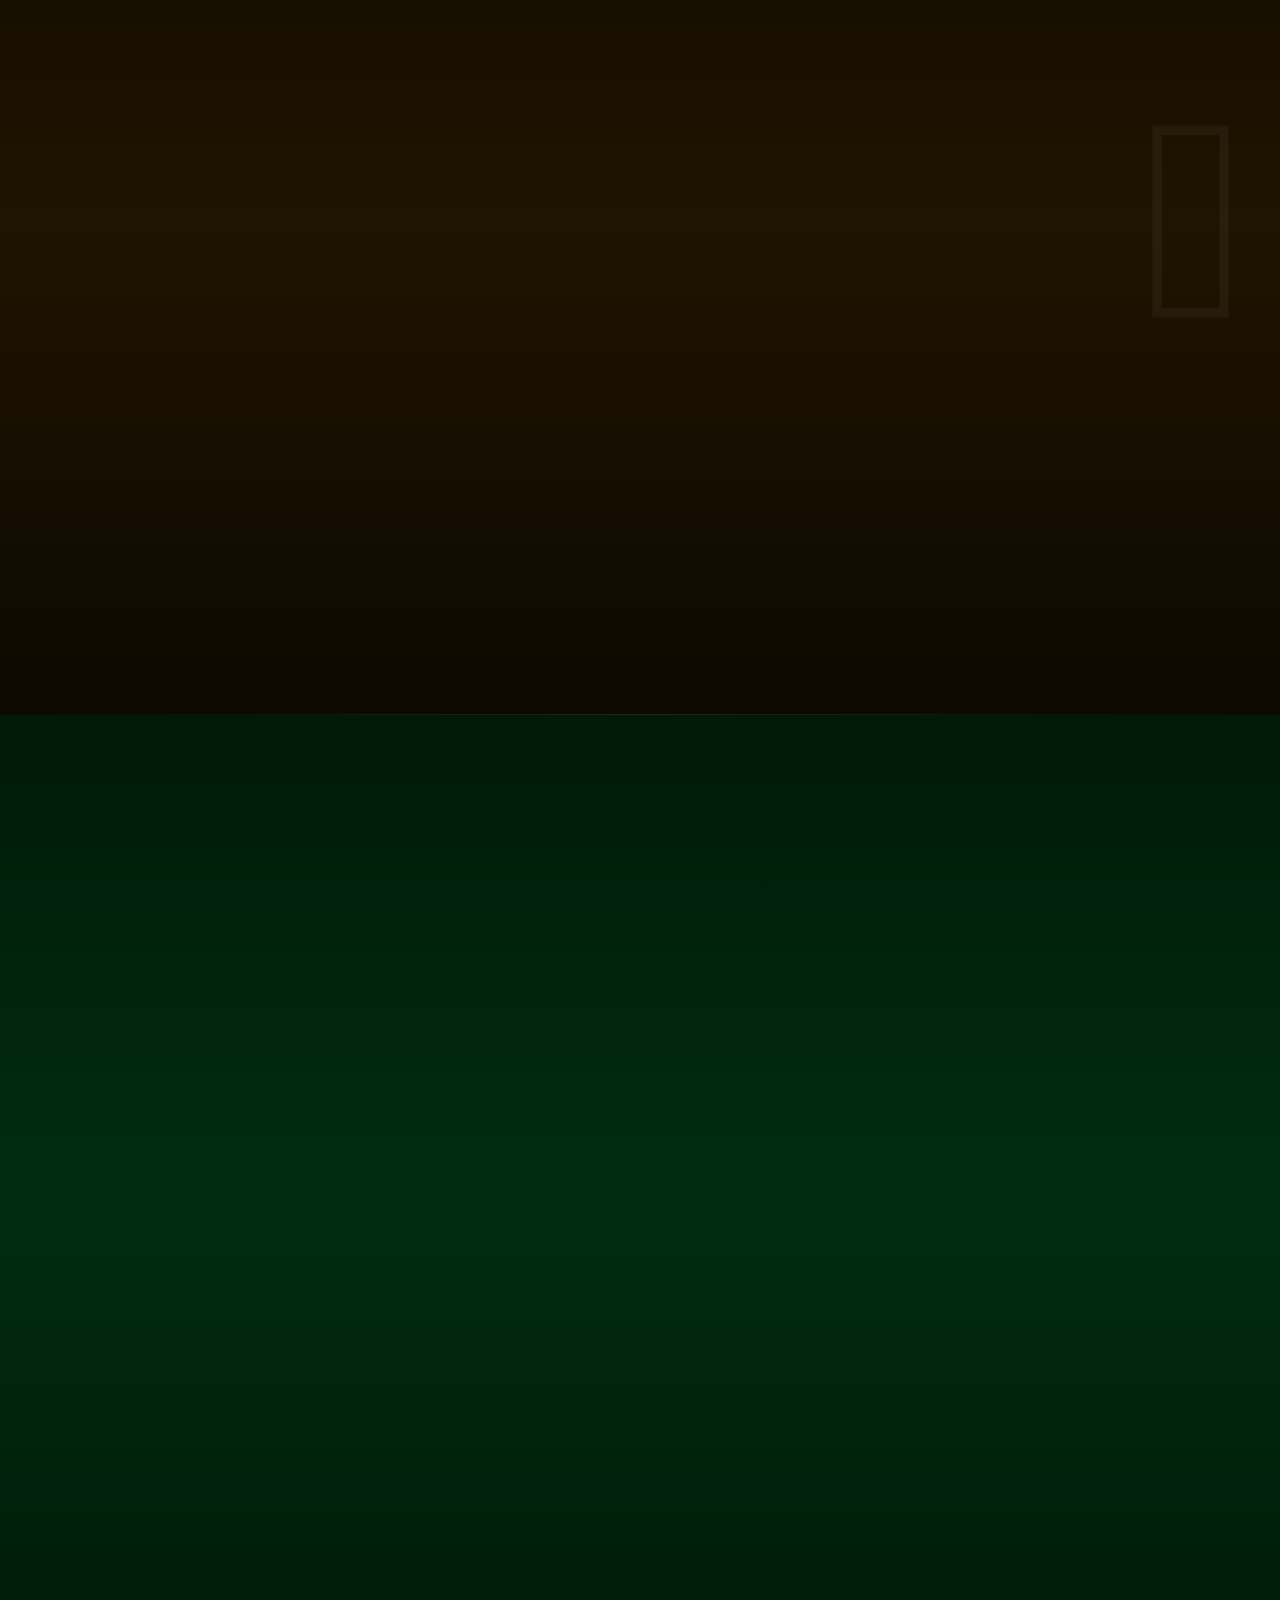
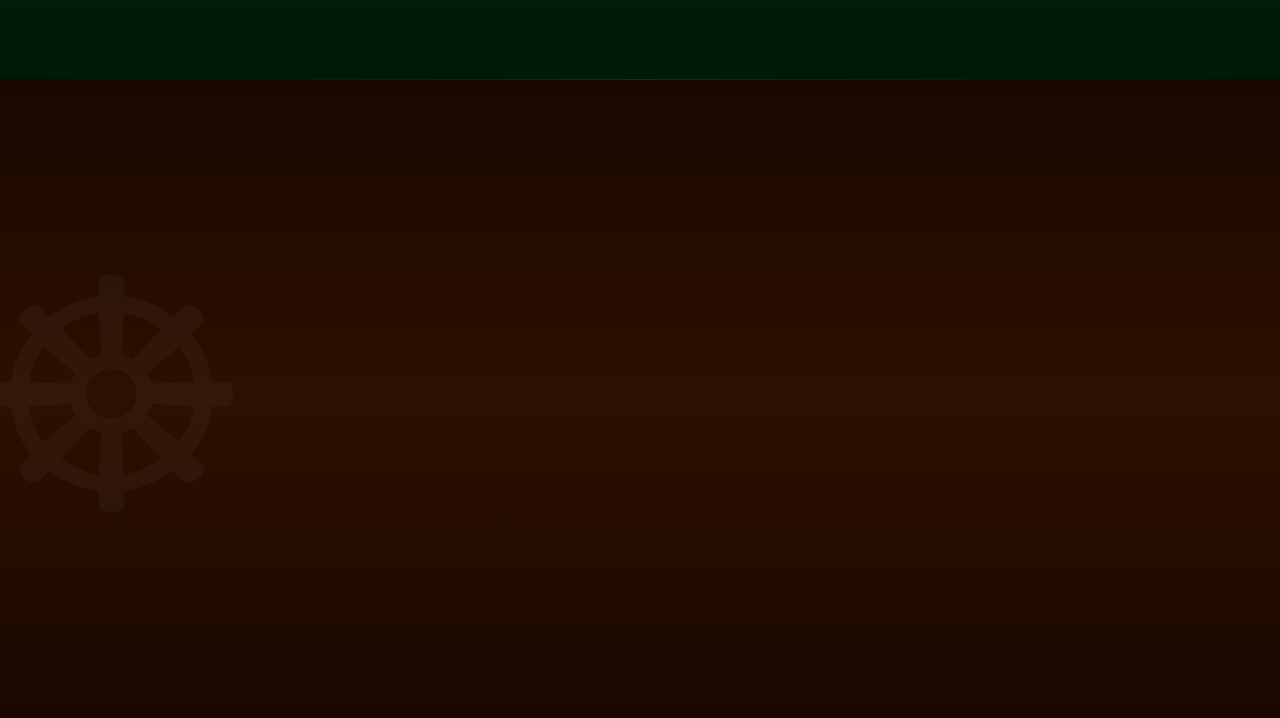
<file: World Tourist Spots_index.html>
<!DOCTYPE html>
<html>
<head>
  <meta charset="UTF-8">
  <meta name="viewport" content="width=device-width, initial-scale=1.0">
  <title>世界の観光地</title>
</head>
  <style>
    * {
      margin: 0;
      padding: 0;
      box-sizing: border-box;
    }

    body {
      font-family: 'Georgia', serif;
      background: #0a0a0a;
      color: #fff;
      overflow-x: hidden;
    }

    /* ===== HERO ===== */
    .hero {
      height: 100vh;
      background: linear-gradient(135deg, #0a0a2e 0%, #1a1a4e 50%, #0d0d1a 100%);
      display: flex;
      flex-direction: column;
      align-items: center;
      justify-content: center;
      text-align: center;
      position: relative;
      overflow: hidden;
    }

    .hero::before {
      content: '';
      position: absolute;
      width: 600px;
      height: 600px;
      background: radial-gradient(circle, rgba(100,100,255,0.15) 0%, transparent 70%);
      top: 50%;
      left: 50%;
      transform: translate(-50%, -50%);
      animation: pulse 4s ease-in-out infinite;
    }

    @keyframes pulse {
      0%, 100% { transform: translate(-50%, -50%) scale(1); opacity: 0.5; }
      50% { transform: translate(-50%, -50%) scale(1.2); opacity: 1; }
    }

    .hero h1 {
      font-size: clamp(2.5rem, 6vw, 5rem);
      letter-spacing: 0.1em;
      text-shadow: 0 0 40px rgba(150,150,255,0.8);
      position: relative;
      z-index: 1;
    }

    .hero p {
      margin-top: 1rem;
      font-size: 1.2rem;
      color: rgba(255,255,255,0.6);
      letter-spacing: 0.2em;
      position: relative;
      z-index: 1;
    }

    .stars {
      position: absolute;
      width: 100%;
      height: 100%;
      top: 0; left: 0;
    }

    .star {
      position: absolute;
      width: 2px;
      height: 2px;
      background: white;
      border-radius: 50%;
      animation: twinkle var(--dur) ease-in-out infinite;
    }

    @keyframes twinkle {
      0%, 100% { opacity: 0.2; }
      50% { opacity: 1; }
    }

    .scroll-hint {
      position: absolute;
      bottom: 2rem;
      font-size: 0.85rem;
      letter-spacing: 0.3em;
      color: rgba(255,255,255,0.4);
      animation: bounce 2s ease-in-out infinite;
    }

    @keyframes bounce {
      0%, 100% { transform: translateY(0); }
      50% { transform: translateY(8px); }
    }

    /* ===== NAV ===== */
    nav {
      position: sticky;
      top: 0;
      z-index: 100;
      background: rgba(0,0,0,0.85);
      backdrop-filter: blur(10px);
      padding: 1rem 2rem;
      display: flex;
      gap: 1.5rem;
      justify-content: center;
      flex-wrap: wrap;
      border-bottom: 1px solid rgba(255,255,255,0.1);
    }

    nav a {
      color: rgba(255,255,255,0.7);
      text-decoration: none;
      font-size: 0.9rem;
      letter-spacing: 0.1em;
      transition: color 0.3s;
      padding: 0.3rem 0.8rem;
      border-radius: 20px;
      transition: all 0.3s;
    }

    nav a:hover {
      color: #fff;
      background: rgba(255,255,255,0.1);
    }

    /* ===== SECTION BASE ===== */
    .country-section {
      padding: 6rem 2rem;
      position: relative;
      overflow: hidden;
    }

    .section-inner {
      max-width: 1100px;
      margin: 0 auto;
    }

    .country-header {
      text-align: center;
      margin-bottom: 3rem;
    }

    .country-flag {
      font-size: 4rem;
      display: block;
      margin-bottom: 0.5rem;
    }

    .country-name {
      font-size: clamp(2rem, 4vw, 3.5rem);
      margin-bottom: 0.5rem;
    }

    .country-tagline {
      font-size: 1rem;
      letter-spacing: 0.2em;
      opacity: 0.7;
    }

    .spots-grid {
      display: grid;
      grid-template-columns: repeat(auto-fit, minmax(280px, 1fr));
      gap: 1.5rem;
    }

    .spot-card {
      border-radius: 16px;
      padding: 2rem;
      transition: transform 0.3s, box-shadow 0.3s;
      cursor: default;
    }

    .spot-card:hover {
      transform: translateY(-6px);
    }

    .spot-icon {
      font-size: 2.5rem;
      margin-bottom: 1rem;
      display: block;
    }

    .spot-name {
      font-size: 1.3rem;
      margin-bottom: 0.5rem;
    }

    .spot-desc {
      font-size: 0.9rem;
      line-height: 1.7;
      opacity: 0.8;
    }

    .spot-tag {
      display: inline-block;
      margin-top: 0.8rem;
      padding: 0.2rem 0.8rem;
      border-radius: 20px;
      font-size: 0.75rem;
      letter-spacing: 0.1em;
    }

    /* ===== JAPAN ===== */
    #japan {
      background: linear-gradient(180deg, #1a0010 0%, #2d0020 50%, #1a0010 100%);
    }

    #japan .country-name {
      color: #ff6b9d;
      text-shadow: 0 0 30px rgba(255,107,157,0.5);
    }

    #japan .country-tagline { color: #ffb3d1; }

    #japan .spot-card {
      background: rgba(255,107,157,0.08);
      border: 1px solid rgba(255,107,157,0.2);
      box-shadow: 0 4px 20px rgba(255,107,157,0.1);
    }

    #japan .spot-card:hover {
      box-shadow: 0 10px 40px rgba(255,107,157,0.25);
    }

    #japan .spot-name { color: #ff6b9d; }
    #japan .spot-tag {
      background: rgba(255,107,157,0.15);
      color: #ff6b9d;
      border: 1px solid rgba(255,107,157,0.3);
    }

    #japan::before {
      content: '桜';
      position: absolute;
      font-size: 20rem;
      opacity: 0.03;
      top: 50%;
      right: -2rem;
      transform: translateY(-50%);
      pointer-events: none;
    }

    /* ===== ITALY ===== */
    #italy {
      background: linear-gradient(180deg, #1a0f00 0%, #2e1a00 50%, #1a0f00 100%);
    }

    #italy .country-name {
      color: #f4a261;
      text-shadow: 0 0 30px rgba(244,162,97,0.5);
      font-style: italic;
    }

    #italy .country-tagline { color: #f4c89a; }

    #italy .spot-card {
      background: rgba(244,162,97,0.08);
      border: 1px solid rgba(244,162,97,0.2);
      box-shadow: 0 4px 20px rgba(244,162,97,0.1);
    }

    #italy .spot-card:hover {
      box-shadow: 0 10px 40px rgba(244,162,97,0.25);
    }

    #italy .spot-name { color: #f4a261; }
    #italy .spot-tag {
      background: rgba(244,162,97,0.15);
      color: #f4a261;
      border: 1px solid rgba(244,162,97,0.3);
    }

    #italy::before {
      content: '✦';
      position: absolute;
      font-size: 25rem;
      opacity: 0.02;
      top: 50%;
      left: -3rem;
      transform: translateY(-50%);
      pointer-events: none;
    }

    /* ===== EGYPT ===== */
    #egypt {
      background: linear-gradient(180deg, #0d0800 0%, #1f1400 50%, #0d0800 100%);
    }

    #egypt .country-name {
      color: #ffd700;
      text-shadow: 0 0 30px rgba(255,215,0,0.5);
    }

    #egypt .country-tagline { color: #ffe566; }

    #egypt .spot-card {
      background: rgba(255,215,0,0.06);
      border: 1px solid rgba(255,215,0,0.2);
      box-shadow: 0 4px 20px rgba(255,215,0,0.08);
    }

    #egypt .spot-card:hover {
      box-shadow: 0 10px 40px rgba(255,215,0,0.2);
    }

    #egypt .spot-name { color: #ffd700; }
    #egypt .spot-tag {
      background: rgba(255,215,0,0.12);
      color: #ffd700;
      border: 1px solid rgba(255,215,0,0.3);
    }

    #egypt::before {
      content: '𓂀';
      position: absolute;
      font-size: 18rem;
      opacity: 0.04;
      top: 50%;
      right: 2rem;
      transform: translateY(-50%);
      pointer-events: none;
    }

    /* ===== BRAZIL ===== */
    #brazil {
      background: linear-gradient(180deg, #001a08 0%, #002d10 50%, #001a08 100%);
    }

    #brazil .country-name {
      color: #00e676;
      text-shadow: 0 0 30px rgba(0,230,118,0.5);
    }

    #brazil .country-tagline { color: #69f0ae; }

    #brazil .spot-card {
      background: rgba(0,230,118,0.06);
      border: 1px solid rgba(0,230,118,0.2);
      box-shadow: 0 4px 20px rgba(0,230,118,0.08);
    }

    #brazil .spot-card:hover {
      box-shadow: 0 10px 40px rgba(0,230,118,0.2);
    }

    #brazil .spot-name { color: #00e676; }
    #brazil .spot-tag {
      background: rgba(0,230,118,0.12);
      color: #00e676;
      border: 1px solid rgba(0,230,118,0.3);
    }

    /* ===== INDIA ===== */
    #india {
      background: linear-gradient(180deg, #1a0800 0%, #2d1000 50%, #1a0800 100%);
    }

    #india .country-name {
      color: #ff9800;
      text-shadow: 0 0 30px rgba(255,152,0,0.5);
    }

    #india .country-tagline { color: #ffcc80; }

    #india .spot-card {
      background: rgba(255,152,0,0.07);
      border: 1px solid rgba(255,152,0,0.2);
      box-shadow: 0 4px 20px rgba(255,152,0,0.08);
    }

    #india .spot-card:hover {
      box-shadow: 0 10px 40px rgba(255,152,0,0.2);
    }

    #india .spot-name { color: #ff9800; }
    #india .spot-tag {
      background: rgba(255,152,0,0.12);
      color: #ff9800;
      border: 1px solid rgba(255,152,0,0.3);
    }

    #india::before {
      content: '☸';
      position: absolute;
      font-size: 20rem;
      opacity: 0.03;
      top: 50%;
      left: -2rem;
      transform: translateY(-50%);
      pointer-events: none;
    }

    /* ===== USA ===== */
    #usa {
      background: linear-gradient(180deg, #00001a 0%, #00002e 50%, #00001a 100%);
    }

    #usa .country-name {
      color: #4fc3f7;
      text-shadow: 0 0 30px rgba(79,195,247,0.5);
    }

    #usa .country-tagline { color: #b3e5fc; }

    #usa .spot-card {
      background: rgba(79,195,247,0.06);
      border: 1px solid rgba(79,195,247,0.2);
      box-shadow: 0 4px 20px rgba(79,195,247,0.08);
    }

    #usa .spot-card:hover {
      box-shadow: 0 10px 40px rgba(79,195,247,0.2);
    }

    #usa .spot-name { color: #4fc3f7; }
    #usa .spot-tag {
      background: rgba(79,195,247,0.12);
      color: #4fc3f7;
      border: 1px solid rgba(79,195,247,0.3);
    }

    /* ===== FRANCE ===== */
    #france {
      background: linear-gradient(180deg, #0a001a 0%, #150030 50%, #0a001a 100%);
    }

    #france .country-name {
      color: #ce93d8;
      text-shadow: 0 0 30px rgba(206,147,216,0.5);
      font-style: italic;
    }

    #france .country-tagline { color: #e1bee7; }

    #france .spot-card {
      background: rgba(206,147,216,0.07);
      border: 1px solid rgba(206,147,216,0.2);
      box-shadow: 0 4px 20px rgba(206,147,216,0.08);
    }

    #france .spot-card:hover {
      box-shadow: 0 10px 40px rgba(206,147,216,0.2);
    }

    #france .spot-name { color: #ce93d8; }
    #france .spot-tag {
      background: rgba(206,147,216,0.12);
      color: #ce93d8;
      border: 1px solid rgba(206,147,216,0.3);
    }

    /* ===== AUSTRALIA ===== */
    #australia {
      background: linear-gradient(180deg, #001015 0%, #001f2a 50%, #001015 100%);
    }

    #australia .country-name {
      color: #26c6da;
      text-shadow: 0 0 30px rgba(38,198,218,0.5);
    }

    #australia .country-tagline { color: #80deea; }

    #australia .spot-card {
      background: rgba(38,198,218,0.06);
      border: 1px solid rgba(38,198,218,0.2);
      box-shadow: 0 4px 20px rgba(38,198,218,0.08);
    }

    #australia .spot-card:hover {
      box-shadow: 0 10px 40px rgba(38,198,218,0.2);
    }

    #australia .spot-name { color: #26c6da; }
    #australia .spot-tag {
      background: rgba(38,198,218,0.12);
      color: #26c6da;
      border: 1px solid rgba(38,198,218,0.3);
    }

    /* ===== DIVIDER ===== */
    .divider {
      height: 1px;
      background: linear-gradient(90deg, transparent, rgba(255,255,255,0.1), transparent);
      margin: 0 2rem;
    }

    /* ===== FOOTER ===== */
    footer {
      text-align: center;
      padding: 3rem 2rem;
      background: #000;
      color: rgba(255,255,255,0.3);
      font-size: 0.85rem;
      letter-spacing: 0.2em;
    }

    /* ===== FADE IN ===== */
    .fade-in {
      opacity: 0;
      transform: translateY(30px);
      transition: opacity 0.8s ease, transform 0.8s ease;
    }

    .fade-in.visible {
      opacity: 1;
      transform: translateY(0);
    }

    /* ===== RESPONSIVE ===== */
    @media (max-width: 600px) {
      .spots-grid {
        grid-template-columns: 1fr;
      }
      nav a {
        font-size: 0.8rem;
        padding: 0.2rem 0.5rem;
      }
    }
  </style>
</head>
<body>

  <!-- HERO -->
  <section class="hero">
    <div class="stars" id="stars"></div>
    <h1>🌍 世界の観光地</h1>
    <p>WORLD TRAVEL GUIDE</p>
    <div class="scroll-hint">▼ SCROLL</div>
  </section>

  <!-- NAV -->
  <nav>
    <a href="#japan">🇯🇵 日本</a>
    <a href="#italy">🇮🇹 イタリア</a>
    <a href="#egypt">🇪🇬 エジプト</a>
    <a href="#brazil">🇧🇷 ブラジル</a>
    <a href="#india">🇮🇳 インド</a>
    <a href="#usa">🇺🇸 アメリカ</a>
    <a href="#france">🇫🇷 フランス</a>
    <a href="#australia">🇦🇺 オーストラリア</a>
  </nav>

  <!-- JAPAN -->
  <section class="country-section" id="japan">
    <div class="section-inner">
      <div class="country-header fade-in">
        <span class="country-flag">🇯🇵</span>
        <h2 class="country-name">日本</h2>
        <p class="country-tagline">— 静寂と美の国 —</p>
      </div>
      <div class="spots-grid">
        <div class="spot-card fade-in">
          <span class="spot-icon">⛩️</span>
          <h3 class="spot-name">京都・伏見稲荷大社</h3>
          <p class="spot-desc">無数の朱色の鳥居が連なる神秘的な参道。夜明けの静寂の中を歩けば、時間を超えた感覚に包まれる。</p>
          <span class="spot-tag">神社仏閣</span>
        </div>
        <div class="spot-card fade-in">
          <span class="spot-icon">🗻</span>
          <h3 class="spot-name">富士山</h3>
          <p class="spot-desc">日本の象徴、標高3,776m。夜明けに染まる山頂の光景は、言葉を失うほどの美しさ。</p>
          <span class="spot-tag">自然</span>
        </div>
        <div class="spot-card fade-in">
          <span class="spot-icon">🌸</span>
          <h3 class="spot-name">奈良・吉野山</h3>
          <p class="spot-desc">春には3万本の桜が山全体を覆う。「一目千本」と称される絶景は、日本の春の頂点。</p>
          <span class="spot-tag">自然・文化</span>
        </div>
        <div class="spot-card fade-in">
          <span class="spot-icon">🏯</span>
          <h3 class="spot-name">姫路城</h3>
          <p class="spot-desc">白鷺城とも呼ばれる純白の天守閣。ユネスコ世界遺産に登録された日本最高峰の城郭建築。</p>
          <span class="spot-tag">世界遺産</span>
        </div>
      </div>
    </div>
  </section>

  <div class="divider"></div>

  <!-- ITALY -->
  <section class="country-section" id="italy">
    <div class="section-inner">
      <div class="country-header fade-in">
        <span class="country-flag">🇮🇹</span>
        <h2 class="country-name">Italia</h2>
        <p class="country-tagline">— 永遠の都、芸術と情熱の国 —</p>
      </div>
      <div class="spots-grid">
        <div class="spot-card fade-in">
          <span class="spot-icon">🏛️</span>
          <h3 class="spot-name">ローマ・コロッセオ</h3>
          <p class="spot-desc">2000年の歴史を刻む円形闘技場。夕暮れに黄金色に染まる姿は、古代ローマの栄光を今に伝える。</p>
          <span class="spot-tag">世界遺産</span>
        </div>
        <div class="spot-card fade-in">
          <span class="spot-icon">🛶</span>
          <h3 class="spot-name">ヴェネツィア</h3>
          <p class="spot-desc">水の都。ゴンドラで巡る運河、サン・マルコ広場の荘厳さ。世界で最もロマンティックな都市のひとつ。</p>
          <span class="spot-tag">世界遺産</span>
        </div>
        <div class="spot-card fade-in">
          <span class="spot-icon">🎨</span>
          <h3 class="spot-name">フィレンツェ</h3>
          <p class="spot-desc">ルネサンスの揺籠。ウフィツィ美術館にはボッティチェリの「春」が眠り、街全体が野外美術館。</p>
          <span class="spot-tag">芸術・文化</span>
        </div>
        <div class="spot-card fade-in">
          <span class="spot-icon">🌋</span>
          <h3 class="spot-name">アマルフィ海岸</h3>
          <p class="spot-desc">断崖に張り付くカラフルな街並みと紺碧の地中海。南イタリアの太陽が生み出す絶景。</p>
          <span class="spot-tag">自然・絶景</span>
        </div>
      </div>
    </div>
  </section>

  <div class="divider"></div>

  <!-- EGYPT -->
  <section class="country-section" id="egypt">
    <div class="section-inner">
      <div class="country-header fade-in">
        <span class="country-flag">🇪🇬</span>
        <h2 class="country-name">Egypt</h2>
        <p class="country-tagline">— 砂漠に眠る、永遠の文明 —</p>
      </div>
      <div class="spots-grid">
        <div class="spot-card fade-in">
          <span class="spot-icon">🔺</span>
          <h3 class="spot-name">ギザのピラミッド</h3>
          <p class="spot-desc">4500年前に建てられた人類最大の謎。砂漠の地平線に浮かぶ三角形のシルエットは、時間の概念を超える。</p>
          <span class="spot-tag">世界遺産</span>
        </div>
        <div class="spot-card fade-in">
          <span class="spot-icon">🦁</span>
          <h3 class="spot-name">スフィンクス</h3>
          <p class="spot-desc">ピラミッドを守護する巨大な石像。その視線の先には何千年もの歴史が積み重なっている。</p>
          <span class="spot-tag">古代遺跡</span>
        </div>
        <div class="spot-card fade-in">
          <span class="spot-icon">🏺</span>
          <h3 class="spot-name">ルクソール神殿</h3>
          <p class="spot-desc">ナイル川沿いに立つ古代エジプト最大の神殿群。夜のライトアップは幻想的な雰囲気を醸し出す。</p>
          <span class="spot-tag">世界遺産</span>
        </div>
        <div class="spot-card fade-in">
          <span class="spot-icon">🌊</span>
          <h3 class="spot-name">紅海・ダハブ</h3>
          <p class="spot-desc">世界屈指のダイビングスポット。透明度抜群の海中には、色鮮やかなサンゴと魚たちが広がる。</p>
          <span class="spot-tag">自然・海</span>
        </div>
      </div>
    </div>
  </section>

  <div class="divider"></div>

  <!-- BRAZIL -->
  <section class="country-section" id="brazil">
    <div class="section-inner">
      <div class="country-header fade-in">
        <span class="country-flag">🇧🇷</span>
        <h2 class="country-name">Brasil</h2>
        <p class="country-tagline">— 生命の躍動、地球の肺 —</p>
      </div>
      <div class="spots-grid">
        <div class="spot-card fade-in">
          <span class="spot-icon">🌿</span>
          <h3 class="spot-name">アマゾン熱帯雨林</h3>
          <p class="spot-desc">地球の酸素の20%を生み出す「地球の肺」。無数の生命が息づくジャングルは、自然の神秘そのもの。</p>
          <span class="spot-tag">自然遺産</span>
        </div>
        <div class="spot-card fade-in">
          <span class="spot-icon">💧</span>
          <h3 class="spot-name">イグアスの滝</h3>
          <p class="spot-desc">幅2.7kmに広がる275本の滝。ルーズベルト大統領夫人が「ナイアガラが色あせる」と言った圧倒的な絶景。</p>
          <span class="spot-tag">世界遺産</span>
        </div>
        <div class="spot-card fade-in">
          <span class="spot-icon">✝️</span>
          <h3 class="spot-name">コルコバードのキリスト像</h3>
          <p class="spot-desc">リオデジャネイロを見下ろす高さ38mの巨大像。世界新七不思議のひとつ。</p>
          <span class="spot-tag">世界遺産</span>
        </div>
        <div class="spot-card fade-in">
          <span class="spot-icon">🏖️</span>
          <h3 class="spot-name">コパカバーナビーチ</h3>
          <p class="spot-desc">リオの象徴、4kmに渡る白砂のビーチ。サンバのリズムと太陽が溢れる、ブラジルの魂。</p>
          <span class="spot-tag">ビーチ</span>
        </div>
      </div>
    </div>
  </section>

  <div class="divider"></div>

  <!-- INDIA -->
  <section class="country-section" id="india">
    <div class="section-inner">
      <div class="country-header fade-in">
        <span class="country-flag">🇮🇳</span>
        <h2 class="country-name">India</h2>
        <p class="country-tagline">— 神々の宿る、色彩の大地 —</p>
      </div>
      <div class="spots-grid">
        <div class="spot-card fade-in">
          <span class="spot-icon">🕌</span>
          <h3 class="spot-name">タージ・マハル</h3>
          <p class="spot-desc">愛の証として建てられた純白の霊廟。夜明けの霧の中に浮かぶ姿は、この世のものとは思えない美しさ。</p>
          <span class="spot-tag">世界遺産</span>
        </div>
        <div class="spot-card fade
</file>
